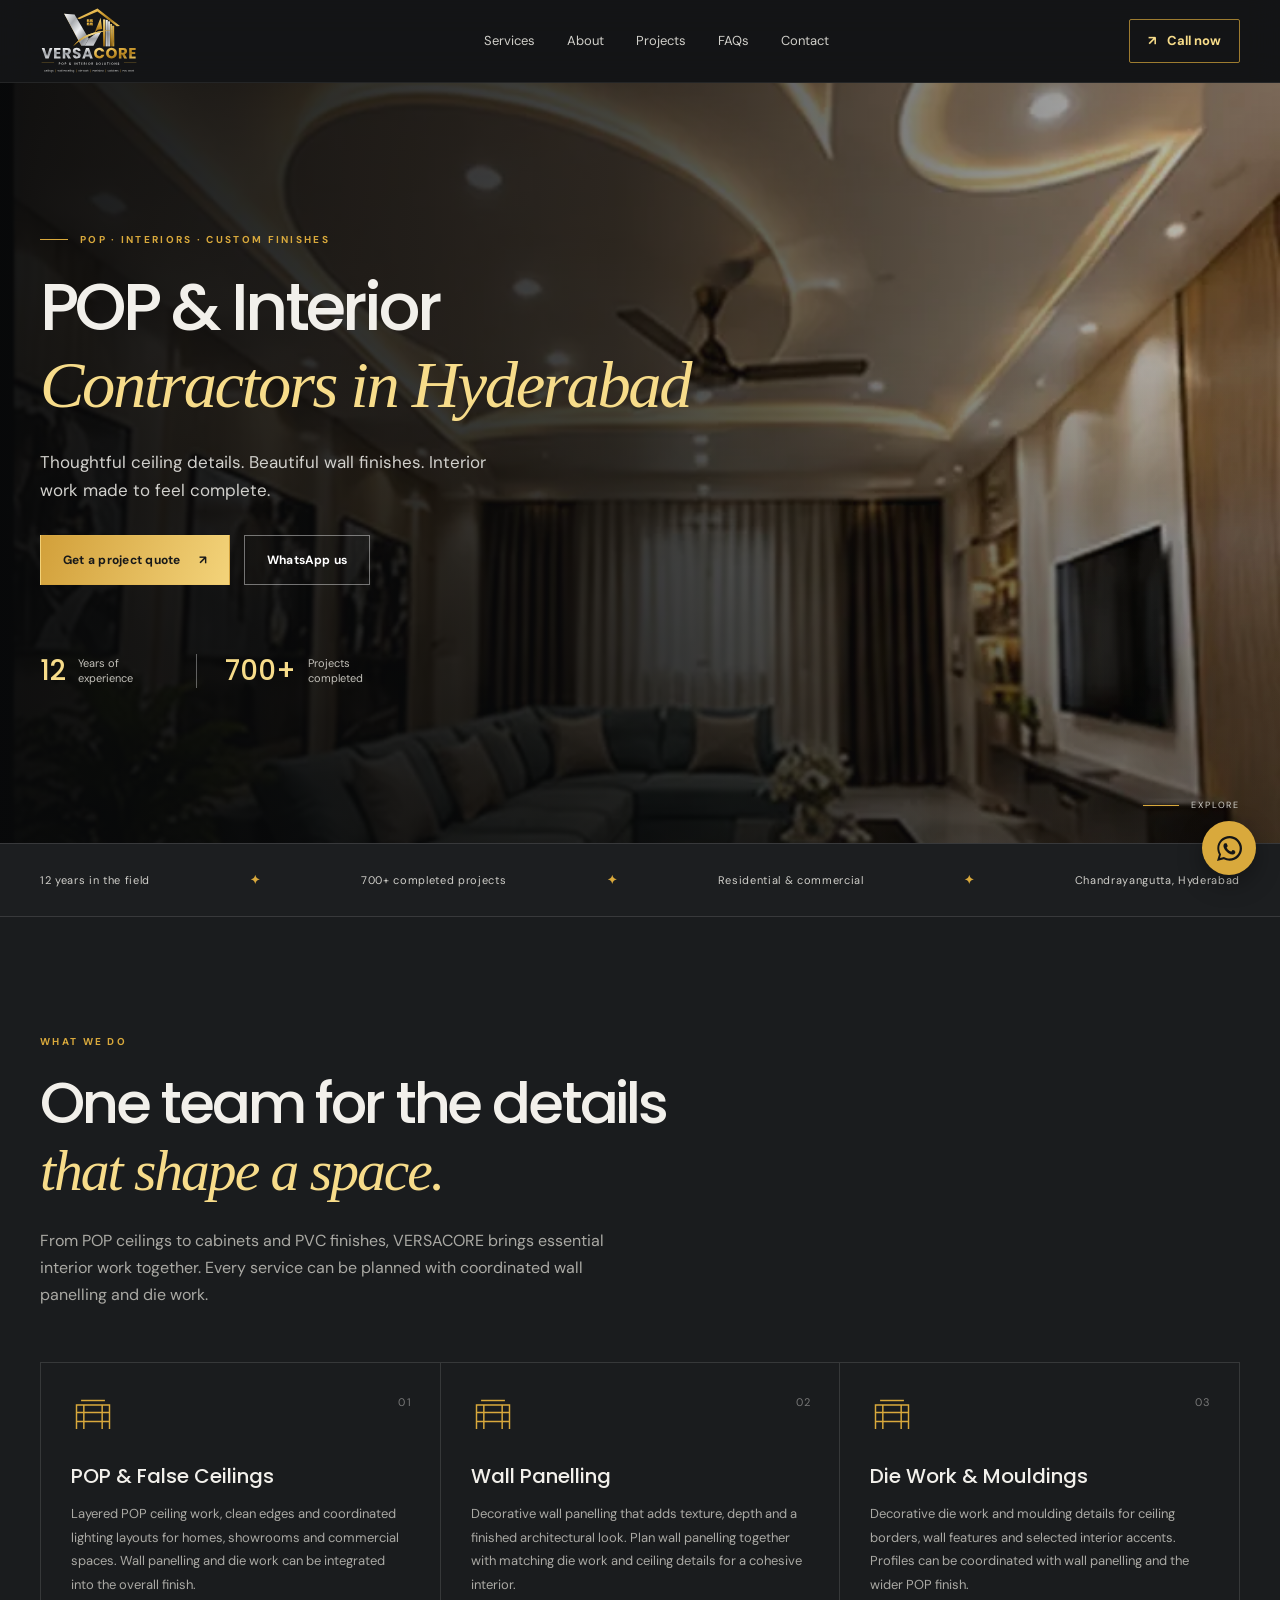
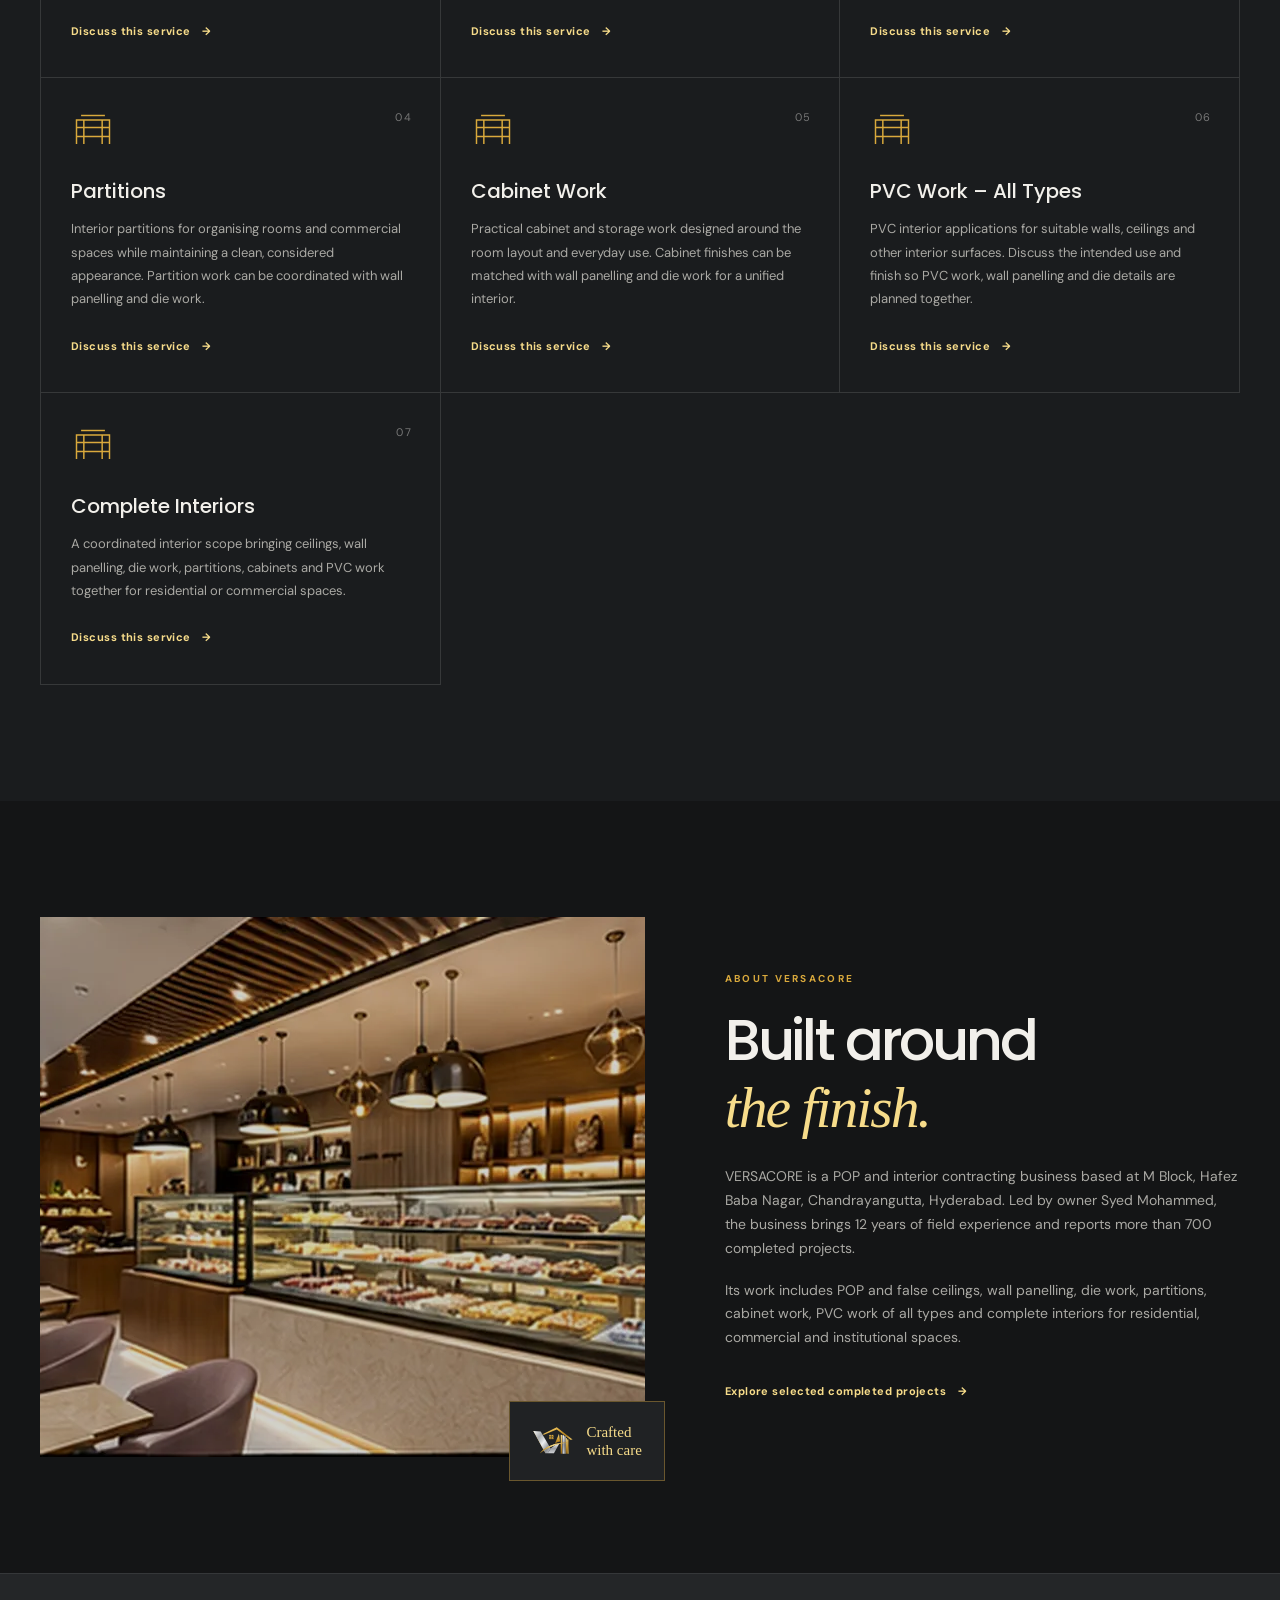
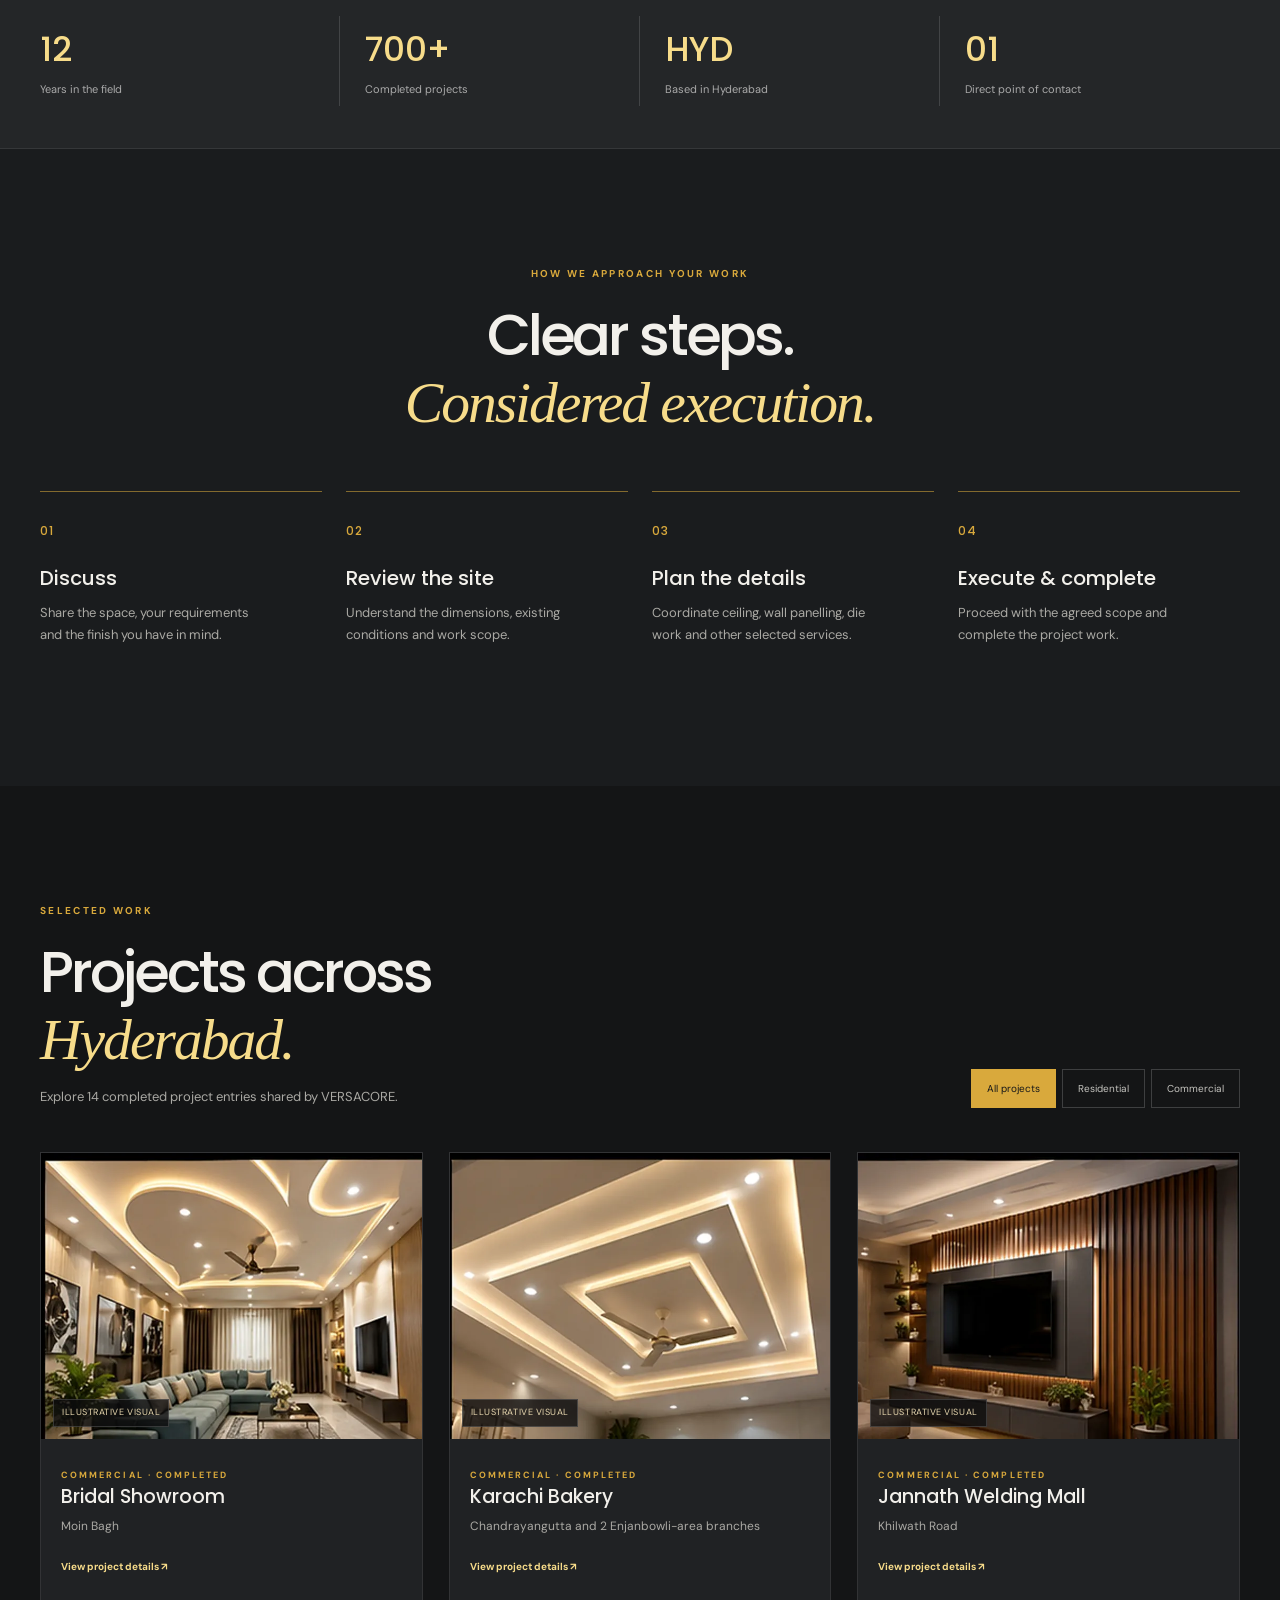
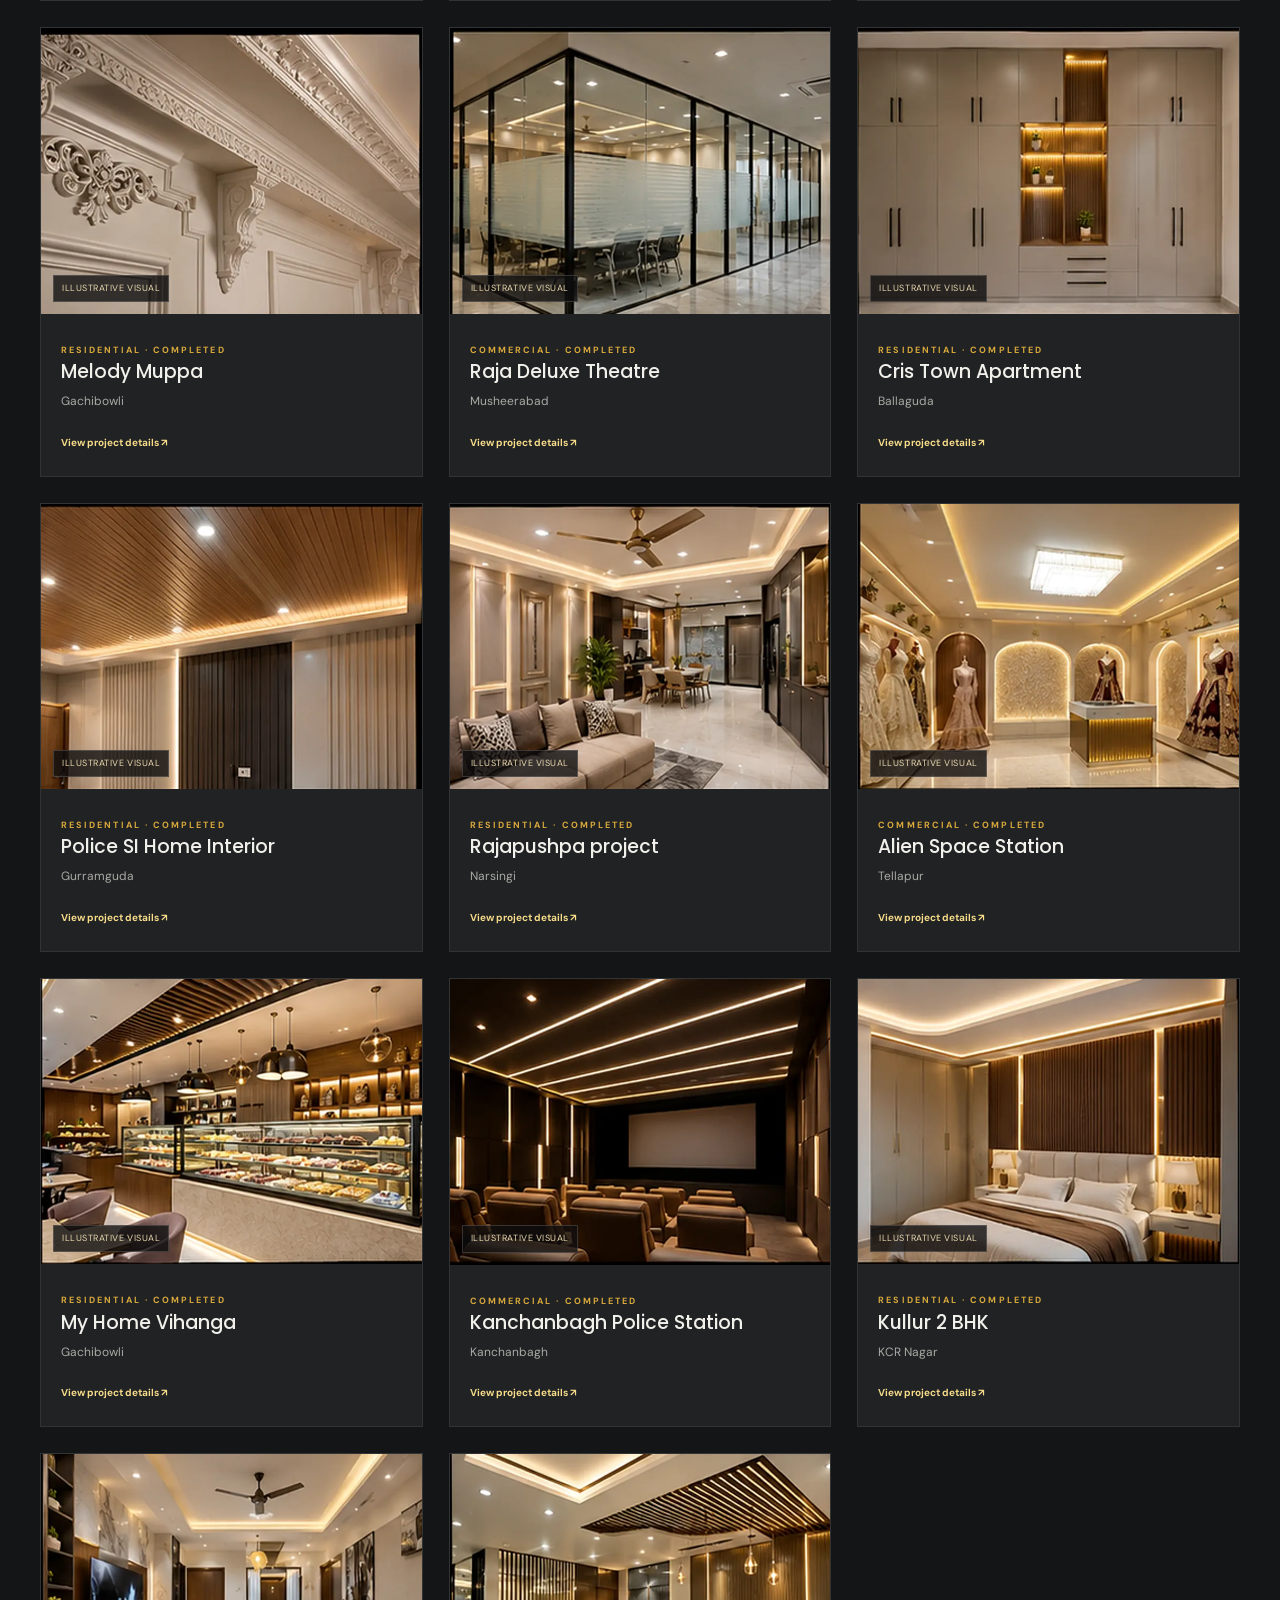
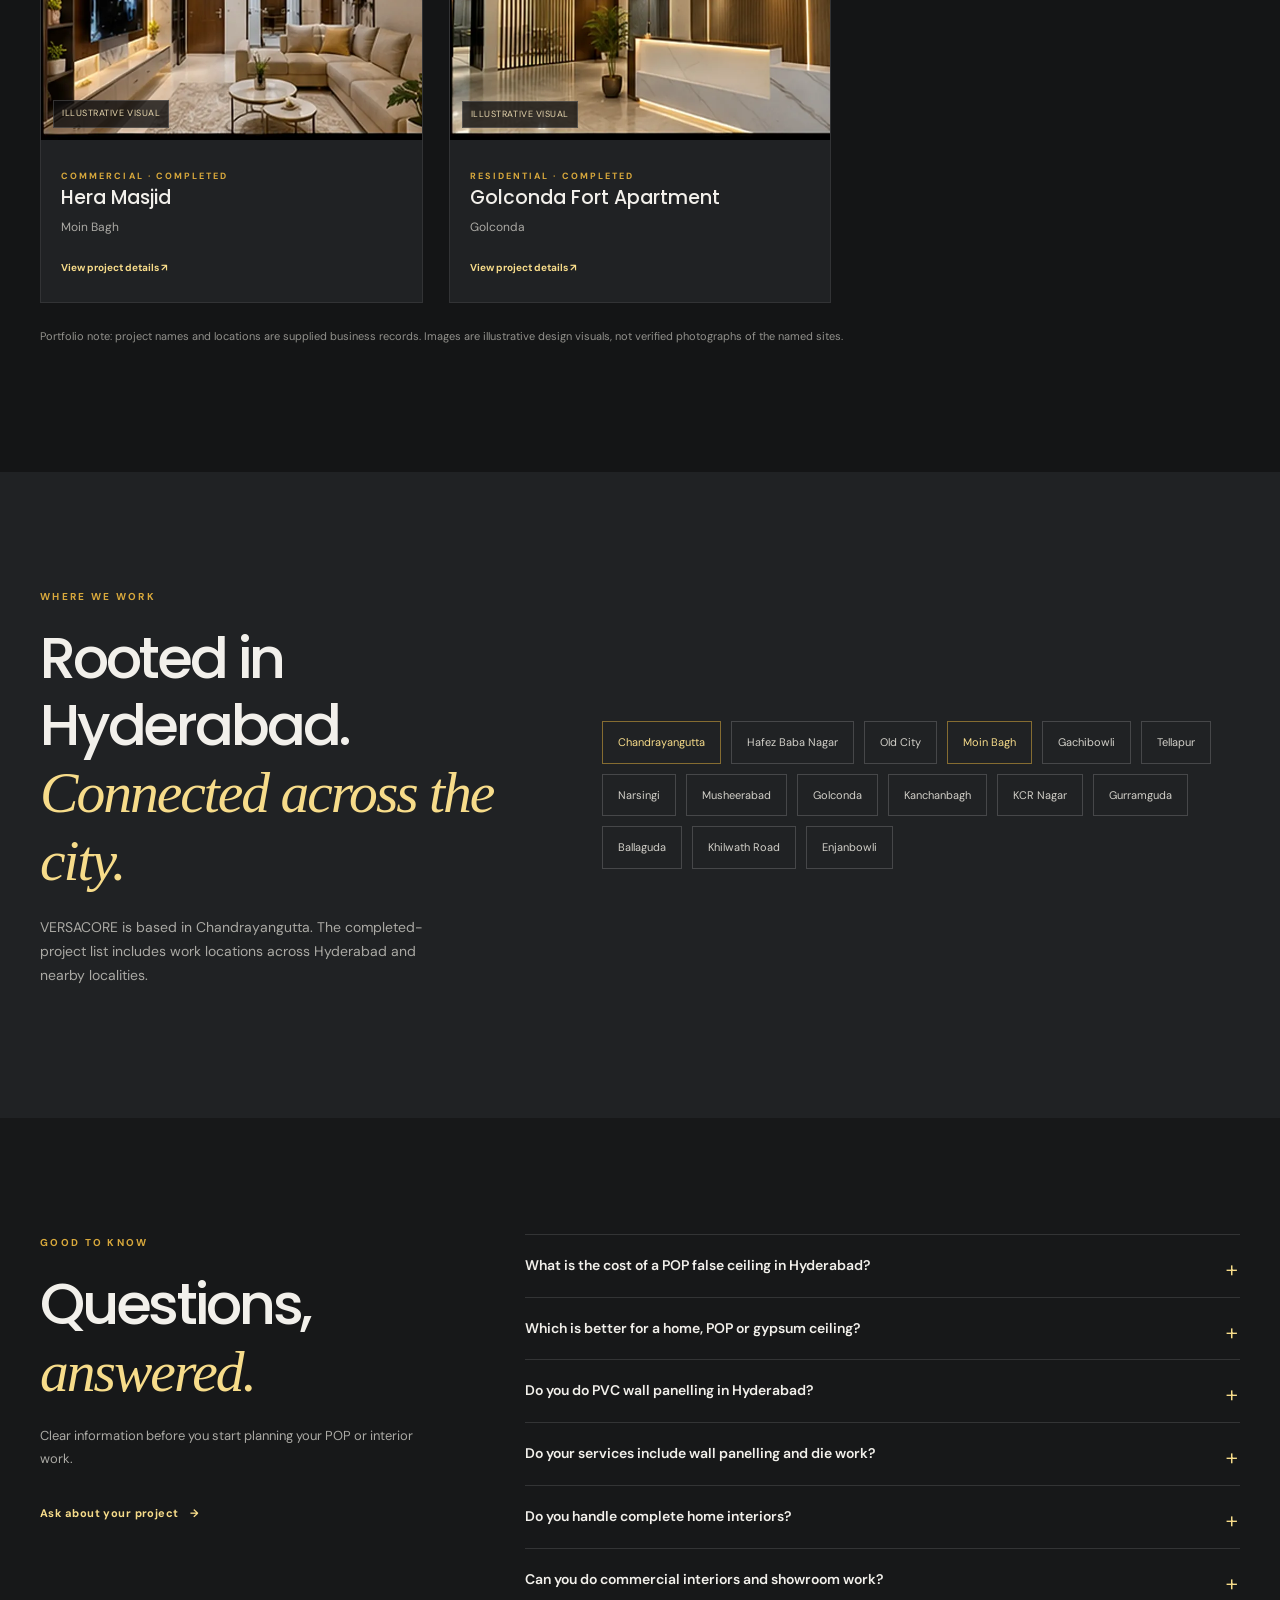
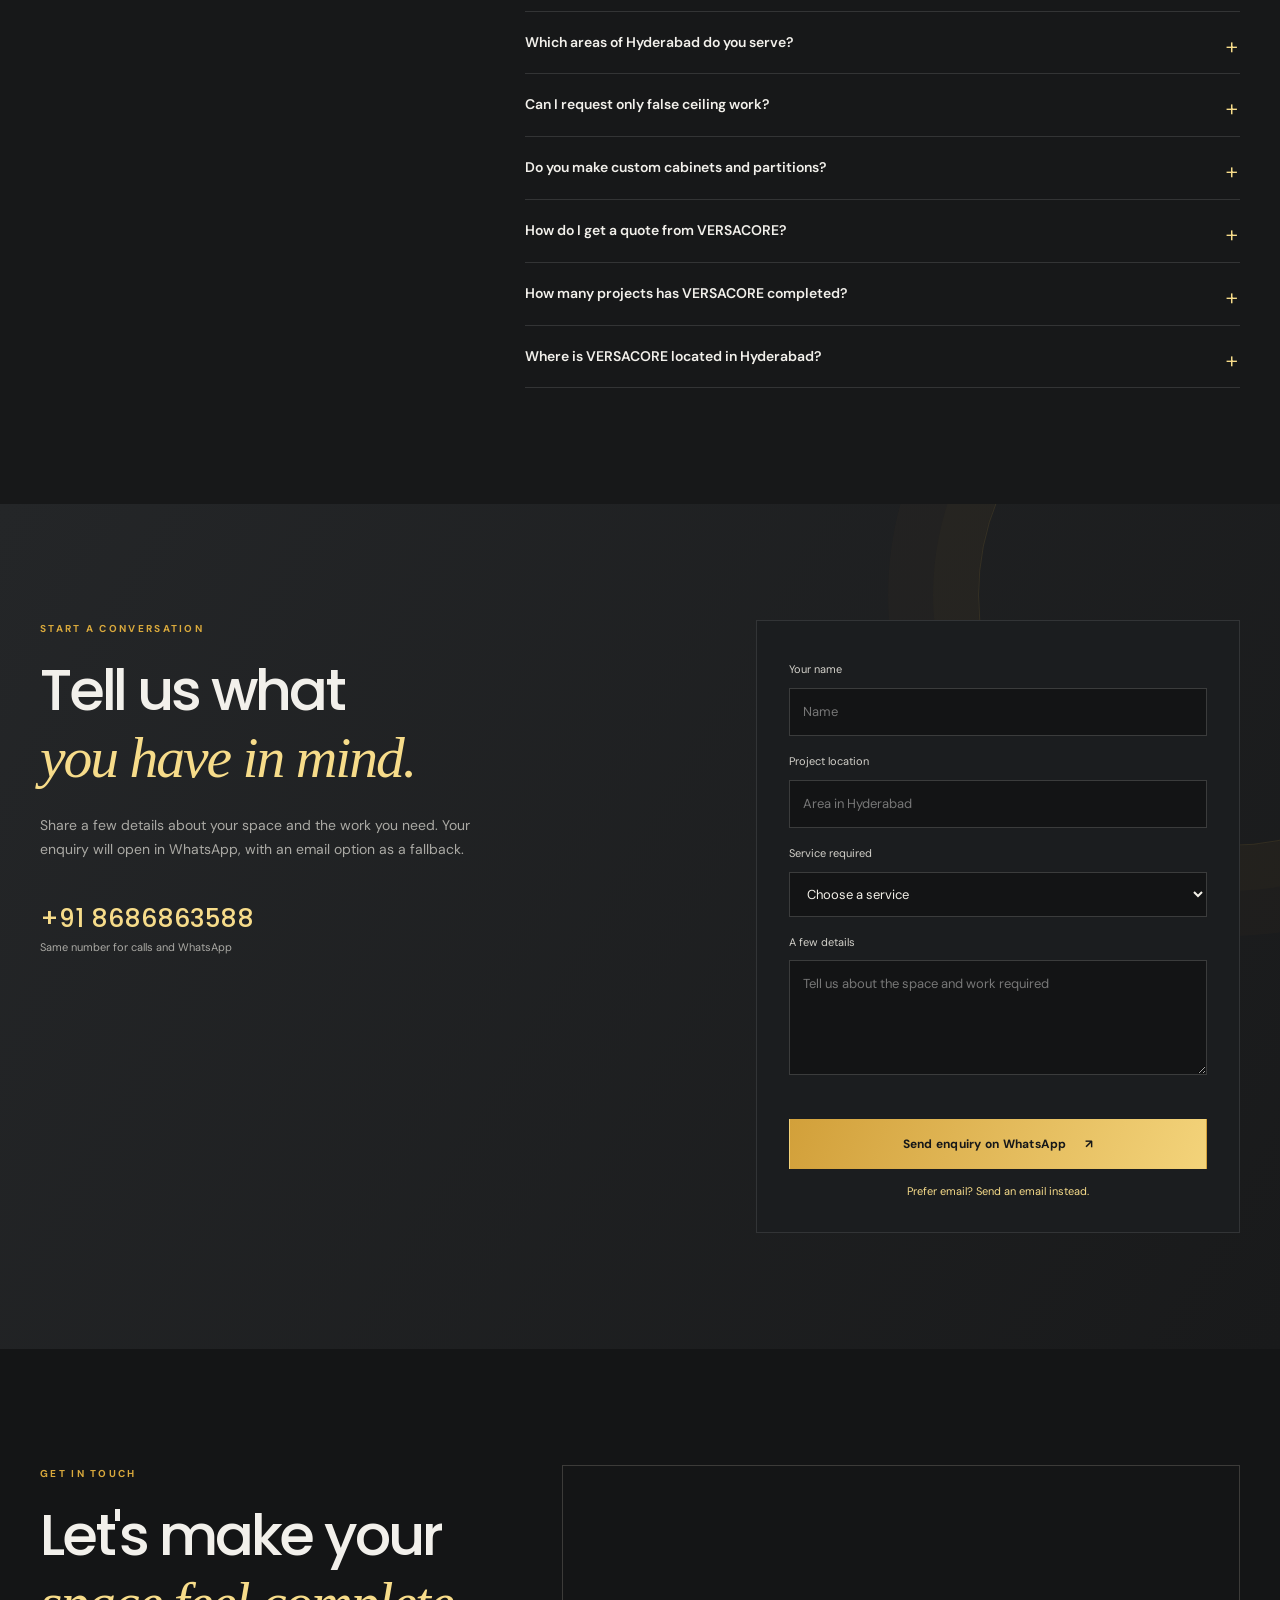
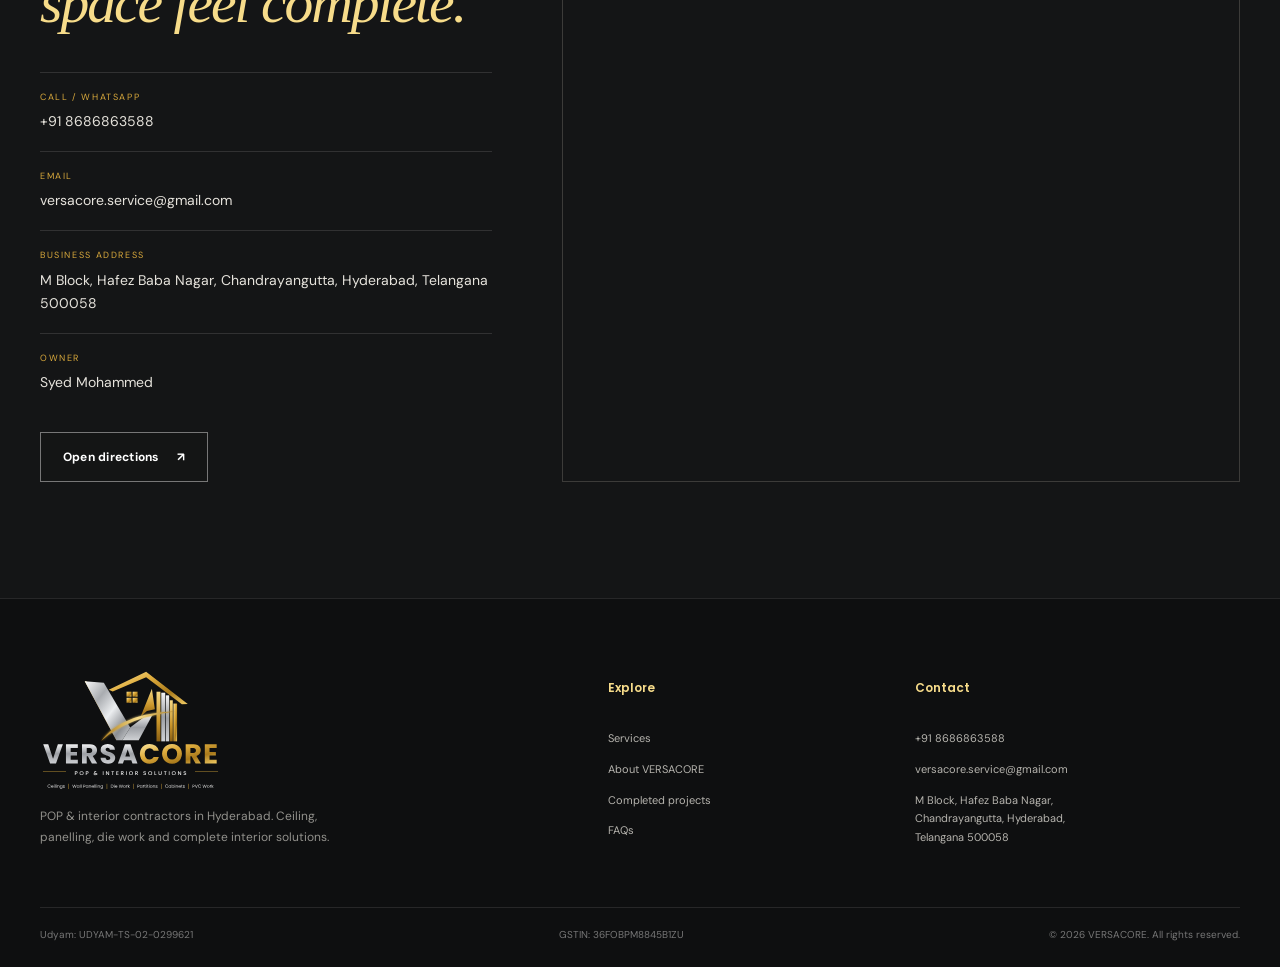
<file: index.html>
<!doctype html>
<html lang="en-IN">
<head>
<meta charset="utf-8">
<meta name="viewport" content="width=device-width, initial-scale=1">
<meta name="theme-color" content="#171819">
<meta name="robots" content="index,follow,max-image-preview:large">
<meta name="description" content="VERSACORE provides POP ceilings, wall panelling, die work and PVC interiors in Chandrayangutta, Hyderabad. 12 years' experience and 700+ completed projects.">
<meta name="keywords" content="POP ceiling Hyderabad, false ceiling contractor Hyderabad, wall panelling Hyderabad, POP interior Chandrayangutta, PVC panels Hyderabad, interior contractor Old City">
<meta name="author" content="VERSACORE">
<meta name="geo.region" content="IN-TG">
<meta name="geo.placename" content="Chandrayangutta, Hyderabad">
<link rel="canonical" href="https://versa-core.github.io/Service/">
<link rel="alternate" hreflang="en-IN" href="https://versa-core.github.io/Service/">
<link rel="manifest" href="site.webmanifest">
<link rel="icon" href="assets/svg/favicon.svg" type="image/svg+xml">
<link rel="icon" href="assets/favicons/favicon.ico" sizes="any">
<link rel="icon" href="assets/favicons/favicon-16.png" sizes="16x16" type="image/png">
<link rel="icon" href="assets/favicons/favicon-32.png" sizes="32x32" type="image/png">
<link rel="icon" href="assets/favicons/android-chrome-192.png" sizes="192x192" type="image/png">
<link rel="icon" href="assets/favicons/android-chrome-512.png" sizes="512x512" type="image/png">
<link rel="apple-touch-icon" href="assets/favicons/apple-touch-icon.png">
<link rel="preload" as="image" href="assets/images/bridal-showroom.webp" fetchpriority="high">
<link rel="preconnect" href="https://fonts.googleapis.com">
<link rel="preconnect" href="https://fonts.gstatic.com" crossorigin>
<link href="https://fonts.googleapis.com/css2?family=DM+Sans:wght@400;500;600;700&family=Poppins:wght@400;500;600;700;800&display=swap" rel="stylesheet">
<title>POP & Interior Contractors in Hyderabad | VERSACORE</title>
<meta property="og:type" content="website">
<meta property="og:title" content="POP & Interior Contractors in Hyderabad | VERSACORE">
<meta property="og:description" content="POP ceilings, wall panelling, die work, partitions, cabinets and PVC interiors in Hyderabad. 12 years' experience and 700+ completed projects.">
<meta property="og:image" content="assets/images/og-image.jpg">
<meta property="og:image:width" content="1200"><meta property="og:image:height" content="630">
<meta property="og:image:alt" content="VERSACORE POP and interior solutions brand artwork">
<meta property="og:url" content="https://versa-core.github.io/Service/">
<meta name="twitter:card" content="summary_large_image">
<meta name="twitter:title" content="POP & Interior Contractors in Hyderabad | VERSACORE">
<meta name="twitter:description" content="POP ceilings, wall panelling, die work, partitions, cabinets and PVC interiors in Hyderabad.">
<meta name="twitter:image" content="assets/images/og-image.jpg">
<meta name="twitter:image:alt" content="VERSACORE POP and interior solutions brand artwork">
<link rel="stylesheet" href="assets/css/styles.css">
<link rel="stylesheet" href="assets/css/redesign.css">
<script src="assets/js/config.js"></script>
<script defer src="assets/js/site.js"></script>
</head>
<body>
<a class="skip-link" href="#main">Skip to content</a>
<header class="site-header" id="top">
  <div class="container header-inner">
    <a class="brand" href="#top" aria-label="VERSACORE home"><img src="assets/svg/versacore-logo.svg" width="196" height="128" alt="VERSACORE POP and interior solutions logo, Hyderabad"></a>
    <button class="menu-toggle" aria-expanded="false" aria-controls="primary-nav" aria-label="Open navigation"><span></span><span></span></button>
    <nav id="primary-nav" class="primary-nav" aria-label="Main navigation">
      <a href="#services">Services</a><a href="#about">About</a><a href="#portfolio">Projects</a><a href="#faq">FAQs</a><a href="#contact">Contact</a>
    </nav>
    <a class="header-call" href="tel:+918686863588"><span aria-hidden="true">↗</span> Call now</a>
  </div>
</header>
<main id="main">
<section class="hero">
  <picture class="hero-picture">
    <source media="(max-width:768px)" srcset="assets/images/bridal-showroom.webp 720w" sizes="100vw">
    <source srcset="assets/images/bridal-showroom.webp 720w" sizes="100vw">
    <img src="assets/images/bridal-showroom.webp" width="720" height="540" fetchpriority="high" alt="Premium POP ceiling and contemporary interior with warm cove lighting in a Hyderabad home">
  </picture>
  <div class="hero-shade"></div><div class="hero-lines" aria-hidden="true"></div>
  <div class="container hero-content">
    <p class="eyebrow gold-eyebrow"><span></span> POP · INTERIORS · CUSTOM FINISHES</p>
    <h1>POP &amp; Interior<br><em>Contractors in Hyderabad</em></h1>
    <p class="hero-lede">Thoughtful ceiling details. Beautiful wall finishes. Interior work made to feel complete.</p>
    <div class="hero-actions"><a class="button button-gold" href="#quote">Get a project quote <span aria-hidden="true">↗</span></a><a class="button button-outline" href="https://wa.me/918686863588" target="_blank" rel="noopener">WhatsApp us</a></div>
    <div class="hero-proof"><div><strong>12</strong><span>Years of experience</span></div><i></i><div><strong>700+</strong><span>Projects completed</span></div></div>
  </div>
  <a class="scroll-cue" href="#services" aria-label="Scroll to services"><span></span> Explore</a>
</section>
<section class="trust-strip" aria-label="Business highlights"><div class="container trust-inner"><span>12 years in the field</span><b>✦</b><span>700+ completed projects</span><b>✦</b><span>Residential &amp; commercial</span><b>✦</b><span>Chandrayangutta, Hyderabad</span></div></section>
<section class="section services-section" id="services">
  <div class="container">
    <div class="section-heading reveal"><p class="eyebrow">WHAT WE DO</p><h2>One team for the details<br><em>that shape a space.</em></h2><p>From POP ceilings to cabinets and PVC finishes, VERSACORE brings essential interior work together. Every service can be planned with coordinated wall panelling and die work.</p></div>
    <div class="services-grid"><article class="service-card reveal" id="pop-false-ceilings"><span class="service-index">01</span><div class="service-icon" aria-hidden="true"><svg viewBox="0 0 48 48"><path d="M6 37V11h36v26M6 19h36M14 11v26M34 11v26M6 29h36" fill="none" stroke="currentColor" stroke-width="1.6"/><path d="M11 6h26" stroke="currentColor" stroke-width="1.6"/></svg></div><h3>POP & False Ceilings</h3><p>Layered POP ceiling work, clean edges and coordinated lighting layouts for homes, showrooms and commercial spaces. Wall panelling and die work can be integrated into the overall finish.</p><a href="#quote" class="text-link">Discuss this service <span aria-hidden="true">→</span></a></article>
<article class="service-card reveal" id="wall-panelling"><span class="service-index">02</span><div class="service-icon" aria-hidden="true"><svg viewBox="0 0 48 48"><path d="M6 37V11h36v26M6 19h36M14 11v26M34 11v26M6 29h36" fill="none" stroke="currentColor" stroke-width="1.6"/><path d="M11 6h26" stroke="currentColor" stroke-width="1.6"/></svg></div><h3>Wall Panelling</h3><p>Decorative wall panelling that adds texture, depth and a finished architectural look. Plan wall panelling together with matching die work and ceiling details for a cohesive interior.</p><a href="#quote" class="text-link">Discuss this service <span aria-hidden="true">→</span></a></article>
<article class="service-card reveal" id="die-work"><span class="service-index">03</span><div class="service-icon" aria-hidden="true"><svg viewBox="0 0 48 48"><path d="M6 37V11h36v26M6 19h36M14 11v26M34 11v26M6 29h36" fill="none" stroke="currentColor" stroke-width="1.6"/><path d="M11 6h26" stroke="currentColor" stroke-width="1.6"/></svg></div><h3>Die Work & Mouldings</h3><p>Decorative die work and moulding details for ceiling borders, wall features and selected interior accents. Profiles can be coordinated with wall panelling and the wider POP finish.</p><a href="#quote" class="text-link">Discuss this service <span aria-hidden="true">→</span></a></article>
<article class="service-card reveal" id="partitions"><span class="service-index">04</span><div class="service-icon" aria-hidden="true"><svg viewBox="0 0 48 48"><path d="M6 37V11h36v26M6 19h36M14 11v26M34 11v26M6 29h36" fill="none" stroke="currentColor" stroke-width="1.6"/><path d="M11 6h26" stroke="currentColor" stroke-width="1.6"/></svg></div><h3>Partitions</h3><p>Interior partitions for organising rooms and commercial spaces while maintaining a clean, considered appearance. Partition work can be coordinated with wall panelling and die work.</p><a href="#quote" class="text-link">Discuss this service <span aria-hidden="true">→</span></a></article>
<article class="service-card reveal" id="cabinet-work"><span class="service-index">05</span><div class="service-icon" aria-hidden="true"><svg viewBox="0 0 48 48"><path d="M6 37V11h36v26M6 19h36M14 11v26M34 11v26M6 29h36" fill="none" stroke="currentColor" stroke-width="1.6"/><path d="M11 6h26" stroke="currentColor" stroke-width="1.6"/></svg></div><h3>Cabinet Work</h3><p>Practical cabinet and storage work designed around the room layout and everyday use. Cabinet finishes can be matched with wall panelling and die work for a unified interior.</p><a href="#quote" class="text-link">Discuss this service <span aria-hidden="true">→</span></a></article>
<article class="service-card reveal" id="pvc-work"><span class="service-index">06</span><div class="service-icon" aria-hidden="true"><svg viewBox="0 0 48 48"><path d="M6 37V11h36v26M6 19h36M14 11v26M34 11v26M6 29h36" fill="none" stroke="currentColor" stroke-width="1.6"/><path d="M11 6h26" stroke="currentColor" stroke-width="1.6"/></svg></div><h3>PVC Work – All Types</h3><p>PVC interior applications for suitable walls, ceilings and other interior surfaces. Discuss the intended use and finish so PVC work, wall panelling and die details are planned together.</p><a href="#quote" class="text-link">Discuss this service <span aria-hidden="true">→</span></a></article>
<article class="service-card reveal" id="complete-interiors"><span class="service-index">07</span><div class="service-icon" aria-hidden="true"><svg viewBox="0 0 48 48"><path d="M6 37V11h36v26M6 19h36M14 11v26M34 11v26M6 29h36" fill="none" stroke="currentColor" stroke-width="1.6"/><path d="M11 6h26" stroke="currentColor" stroke-width="1.6"/></svg></div><h3>Complete Interiors</h3><p>A coordinated interior scope bringing ceilings, wall panelling, die work, partitions, cabinets and PVC work together for residential or commercial spaces.</p><a href="#quote" class="text-link">Discuss this service <span aria-hidden="true">→</span></a></article></div>
  </div>
</section>
<section class="about-section section" id="about">
  <div class="container about-grid">
    <div class="about-image reveal"><img src="assets/images/my-home-vihanga.webp" width="720" height="540" loading="lazy" alt="Warm contemporary interior with decorative ceiling details and wood finishes"><div class="about-stamp"><img src="assets/svg/versacore-mark.svg" width="70" height="70" alt="" aria-hidden="true"><span>Crafted<br>with care</span></div></div>
    <div class="about-copy reveal"><p class="eyebrow">ABOUT VERSACORE</p><h2>Built around<br><em>the finish.</em></h2><p>VERSACORE is a POP and interior contracting business based at M Block, Hafez Baba Nagar, Chandrayangutta, Hyderabad. Led by owner Syed Mohammed, the business brings 12 years of field experience and reports more than 700 completed projects.</p><p>Its work includes POP and false ceilings, wall panelling, die work, partitions, cabinet work, PVC work of all types and complete interiors for residential, commercial and institutional spaces.</p><a class="text-link" href="#portfolio">Explore selected completed projects <span aria-hidden="true">→</span></a></div>
  </div>
</section>
<section class="numbers-section"><div class="container numbers-grid"><div class="number-item"><strong data-count="12">12</strong><span>Years in the field</span></div><div class="number-item"><strong data-count="700">700+</strong><span>Completed projects</span></div><div class="number-item"><strong>HYD</strong><span>Based in Hyderabad</span></div><div class="number-item"><strong>01</strong><span>Direct point of contact</span></div></div></section>
<section class="section approach-section">
 <div class="container"><div class="section-heading centered reveal"><p class="eyebrow">HOW WE APPROACH YOUR WORK</p><h2>Clear steps.<br><em>Considered execution.</em></h2></div>
 <div class="steps-grid"><article class="step reveal"><span>01</span><h3>Discuss</h3><p>Share the space, your requirements and the finish you have in mind.</p></article><article class="step reveal"><span>02</span><h3>Review the site</h3><p>Understand the dimensions, existing conditions and work scope.</p></article><article class="step reveal"><span>03</span><h3>Plan the details</h3><p>Coordinate ceiling, wall panelling, die work and other selected services.</p></article><article class="step reveal"><span>04</span><h3>Execute &amp; complete</h3><p>Proceed with the agreed scope and complete the project work.</p></article></div></div>
</section>
<!-- Owner supplied spelling: "Enjanbowli"; verify with owner before changing. -->
<section class="portfolio-section section" id="portfolio">
 <div class="container"><div class="portfolio-head reveal"><div><p class="eyebrow">SELECTED WORK</p><h2>Projects across<br><em>Hyderabad.</em></h2><p>Explore 14 completed project entries shared by VERSACORE.</p></div><div class="filter-group" role="group" aria-label="Filter projects"><button class="filter-btn active" data-filter="all" aria-pressed="true">All projects</button><button class="filter-btn" data-filter="residential" aria-pressed="false">Residential</button><button class="filter-btn" data-filter="commercial" aria-pressed="false">Commercial</button></div></div>
 <div class="portfolio-grid">
      <article class="project-card reveal" data-category="commercial" data-area="moin bagh" tabindex="0" role="button" aria-label="View Bridal Showroom project details" data-project="0">
        <div class="project-image-wrap">
          <img src="assets/images/bridal-showroom.webp" srcset="assets/images/bridal-showroom-360.webp 360w, assets/images/bridal-showroom.webp 720w" sizes="(max-width:640px) 90vw, (max-width:1000px) 45vw, 30vw" width="720" height="540" loading="lazy" alt="Illustrative interior design visual for Bridal Showroom, Moin Bagh, Hyderabad">
          <span class="image-note">Illustrative visual</span>
        </div>
        <div class="project-copy"><span class="eyebrow">Commercial · Completed</span><h3>Bridal Showroom</h3><p>Moin Bagh</p><span class="project-link">View project details <span aria-hidden="true">↗</span></span></div>
      </article>

      <article class="project-card reveal" data-category="commercial" data-area="chandrayangutta and 2 enjanbowli-area branches" tabindex="0" role="button" aria-label="View Karachi Bakery project details" data-project="1">
        <div class="project-image-wrap">
          <img src="assets/images/karachi-bakery.webp" srcset="assets/images/karachi-bakery-360.webp 360w, assets/images/karachi-bakery.webp 720w" sizes="(max-width:640px) 90vw, (max-width:1000px) 45vw, 30vw" width="720" height="540" loading="lazy" alt="Illustrative interior design visual for Karachi Bakery, Chandrayangutta and 2 Enjanbowli-area branches, Hyderabad">
          <span class="image-note">Illustrative visual</span>
        </div>
        <div class="project-copy"><span class="eyebrow">Commercial · Completed</span><h3>Karachi Bakery</h3><p>Chandrayangutta and 2 Enjanbowli-area branches</p><span class="project-link">View project details <span aria-hidden="true">↗</span></span></div>
      </article>

      <article class="project-card reveal" data-category="commercial" data-area="khilwath road" tabindex="0" role="button" aria-label="View Jannath Welding Mall project details" data-project="2">
        <div class="project-image-wrap">
          <img src="assets/images/jannath-welding-mall.webp" srcset="assets/images/jannath-welding-mall-360.webp 360w, assets/images/jannath-welding-mall.webp 720w" sizes="(max-width:640px) 90vw, (max-width:1000px) 45vw, 30vw" width="720" height="540" loading="lazy" alt="Illustrative interior design visual for Jannath Welding Mall, Khilwath Road, Hyderabad">
          <span class="image-note">Illustrative visual</span>
        </div>
        <div class="project-copy"><span class="eyebrow">Commercial · Completed</span><h3>Jannath Welding Mall</h3><p>Khilwath Road</p><span class="project-link">View project details <span aria-hidden="true">↗</span></span></div>
      </article>

      <article class="project-card reveal" data-category="residential" data-area="gachibowli" tabindex="0" role="button" aria-label="View Melody Muppa project details" data-project="3">
        <div class="project-image-wrap">
          <img src="assets/images/melody-muppa.webp" srcset="assets/images/melody-muppa-360.webp 360w, assets/images/melody-muppa.webp 720w" sizes="(max-width:640px) 90vw, (max-width:1000px) 45vw, 30vw" width="720" height="540" loading="lazy" alt="Illustrative interior design visual for Melody Muppa, Gachibowli, Hyderabad">
          <span class="image-note">Illustrative visual</span>
        </div>
        <div class="project-copy"><span class="eyebrow">Residential · Completed</span><h3>Melody Muppa</h3><p>Gachibowli</p><span class="project-link">View project details <span aria-hidden="true">↗</span></span></div>
      </article>

      <article class="project-card reveal" data-category="commercial" data-area="musheerabad" tabindex="0" role="button" aria-label="View Raja Deluxe Theatre project details" data-project="4">
        <div class="project-image-wrap">
          <img src="assets/images/raja-deluxe-theatre.webp" srcset="assets/images/raja-deluxe-theatre-360.webp 360w, assets/images/raja-deluxe-theatre.webp 720w" sizes="(max-width:640px) 90vw, (max-width:1000px) 45vw, 30vw" width="720" height="540" loading="lazy" alt="Illustrative interior design visual for Raja Deluxe Theatre, Musheerabad, Hyderabad">
          <span class="image-note">Illustrative visual</span>
        </div>
        <div class="project-copy"><span class="eyebrow">Commercial · Completed</span><h3>Raja Deluxe Theatre</h3><p>Musheerabad</p><span class="project-link">View project details <span aria-hidden="true">↗</span></span></div>
      </article>

      <article class="project-card reveal" data-category="residential" data-area="ballaguda" tabindex="0" role="button" aria-label="View Cris Town Apartment project details" data-project="5">
        <div class="project-image-wrap">
          <img src="assets/images/cris-town-apartment.webp" srcset="assets/images/cris-town-apartment-360.webp 360w, assets/images/cris-town-apartment.webp 720w" sizes="(max-width:640px) 90vw, (max-width:1000px) 45vw, 30vw" width="720" height="540" loading="lazy" alt="Illustrative interior design visual for Cris Town Apartment, Ballaguda, Hyderabad">
          <span class="image-note">Illustrative visual</span>
        </div>
        <div class="project-copy"><span class="eyebrow">Residential · Completed</span><h3>Cris Town Apartment</h3><p>Ballaguda</p><span class="project-link">View project details <span aria-hidden="true">↗</span></span></div>
      </article>

      <article class="project-card reveal" data-category="residential" data-area="gurramguda" tabindex="0" role="button" aria-label="View Police SI Home Interior project details" data-project="6">
        <div class="project-image-wrap">
          <img src="assets/images/police-si-home.webp" srcset="assets/images/police-si-home-360.webp 360w, assets/images/police-si-home.webp 720w" sizes="(max-width:640px) 90vw, (max-width:1000px) 45vw, 30vw" width="720" height="540" loading="lazy" alt="Illustrative interior design visual for Police SI Home Interior, Gurramguda, Hyderabad">
          <span class="image-note">Illustrative visual</span>
        </div>
        <div class="project-copy"><span class="eyebrow">Residential · Completed</span><h3>Police SI Home Interior</h3><p>Gurramguda</p><span class="project-link">View project details <span aria-hidden="true">↗</span></span></div>
      </article>

      <article class="project-card reveal" data-category="residential" data-area="narsingi" tabindex="0" role="button" aria-label="View Rajapushpa project project details" data-project="7">
        <div class="project-image-wrap">
          <img src="assets/images/rajapushpa-project.webp" srcset="assets/images/rajapushpa-project-360.webp 360w, assets/images/rajapushpa-project.webp 720w" sizes="(max-width:640px) 90vw, (max-width:1000px) 45vw, 30vw" width="720" height="540" loading="lazy" alt="Illustrative interior design visual for Rajapushpa project, Narsingi, Hyderabad">
          <span class="image-note">Illustrative visual</span>
        </div>
        <div class="project-copy"><span class="eyebrow">Residential · Completed</span><h3>Rajapushpa project</h3><p>Narsingi</p><span class="project-link">View project details <span aria-hidden="true">↗</span></span></div>
      </article>

      <article class="project-card reveal" data-category="commercial" data-area="tellapur" tabindex="0" role="button" aria-label="View Alien Space Station project details" data-project="8">
        <div class="project-image-wrap">
          <img src="assets/images/alien-space-station.webp" srcset="assets/images/alien-space-station-360.webp 360w, assets/images/alien-space-station.webp 720w" sizes="(max-width:640px) 90vw, (max-width:1000px) 45vw, 30vw" width="720" height="540" loading="lazy" alt="Illustrative interior design visual for Alien Space Station, Tellapur, Hyderabad">
          <span class="image-note">Illustrative visual</span>
        </div>
        <div class="project-copy"><span class="eyebrow">Commercial · Completed</span><h3>Alien Space Station</h3><p>Tellapur</p><span class="project-link">View project details <span aria-hidden="true">↗</span></span></div>
      </article>

      <article class="project-card reveal" data-category="residential" data-area="gachibowli" tabindex="0" role="button" aria-label="View My Home Vihanga project details" data-project="9">
        <div class="project-image-wrap">
          <img src="assets/images/my-home-vihanga.webp" srcset="assets/images/my-home-vihanga-360.webp 360w, assets/images/my-home-vihanga.webp 720w" sizes="(max-width:640px) 90vw, (max-width:1000px) 45vw, 30vw" width="720" height="540" loading="lazy" alt="Illustrative interior design visual for My Home Vihanga, Gachibowli, Hyderabad">
          <span class="image-note">Illustrative visual</span>
        </div>
        <div class="project-copy"><span class="eyebrow">Residential · Completed</span><h3>My Home Vihanga</h3><p>Gachibowli</p><span class="project-link">View project details <span aria-hidden="true">↗</span></span></div>
      </article>

      <article class="project-card reveal" data-category="commercial" data-area="kanchanbagh" tabindex="0" role="button" aria-label="View Kanchanbagh Police Station project details" data-project="10">
        <div class="project-image-wrap">
          <img src="assets/images/kanchanbagh-police-station.webp" srcset="assets/images/kanchanbagh-police-station-360.webp 360w, assets/images/kanchanbagh-police-station.webp 720w" sizes="(max-width:640px) 90vw, (max-width:1000px) 45vw, 30vw" width="720" height="540" loading="lazy" alt="Illustrative interior design visual for Kanchanbagh Police Station, Kanchanbagh, Hyderabad">
          <span class="image-note">Illustrative visual</span>
        </div>
        <div class="project-copy"><span class="eyebrow">Commercial · Completed</span><h3>Kanchanbagh Police Station</h3><p>Kanchanbagh</p><span class="project-link">View project details <span aria-hidden="true">↗</span></span></div>
      </article>

      <article class="project-card reveal" data-category="residential" data-area="kcr nagar" tabindex="0" role="button" aria-label="View Kullur 2 BHK project details" data-project="11">
        <div class="project-image-wrap">
          <img src="assets/images/kullur-2bhk.webp" srcset="assets/images/kullur-2bhk-360.webp 360w, assets/images/kullur-2bhk.webp 720w" sizes="(max-width:640px) 90vw, (max-width:1000px) 45vw, 30vw" width="720" height="540" loading="lazy" alt="Illustrative interior design visual for Kullur 2 BHK, KCR Nagar, Hyderabad">
          <span class="image-note">Illustrative visual</span>
        </div>
        <div class="project-copy"><span class="eyebrow">Residential · Completed</span><h3>Kullur 2 BHK</h3><p>KCR Nagar</p><span class="project-link">View project details <span aria-hidden="true">↗</span></span></div>
      </article>

      <article class="project-card reveal" data-category="commercial" data-area="moin bagh" tabindex="0" role="button" aria-label="View Hera Masjid project details" data-project="12">
        <div class="project-image-wrap">
          <img src="assets/images/hera-masjid.webp" srcset="assets/images/hera-masjid-360.webp 360w, assets/images/hera-masjid.webp 720w" sizes="(max-width:640px) 90vw, (max-width:1000px) 45vw, 30vw" width="720" height="540" loading="lazy" alt="Illustrative interior design visual for Hera Masjid, Moin Bagh, Hyderabad">
          <span class="image-note">Illustrative visual</span>
        </div>
        <div class="project-copy"><span class="eyebrow">Commercial · Completed</span><h3>Hera Masjid</h3><p>Moin Bagh</p><span class="project-link">View project details <span aria-hidden="true">↗</span></span></div>
      </article>

      <article class="project-card reveal" data-category="residential" data-area="golconda" tabindex="0" role="button" aria-label="View Golconda Fort Apartment project details" data-project="13">
        <div class="project-image-wrap">
          <img src="assets/images/golconda-fort-apartment.webp" srcset="assets/images/golconda-fort-apartment-360.webp 360w, assets/images/golconda-fort-apartment.webp 720w" sizes="(max-width:640px) 90vw, (max-width:1000px) 45vw, 30vw" width="720" height="540" loading="lazy" alt="Illustrative interior design visual for Golconda Fort Apartment, Golconda, Hyderabad">
          <span class="image-note">Illustrative visual</span>
        </div>
        <div class="project-copy"><span class="eyebrow">Residential · Completed</span><h3>Golconda Fort Apartment</h3><p>Golconda</p><span class="project-link">View project details <span aria-hidden="true">↗</span></span></div>
      </article></div>
 <p class="portfolio-disclaimer">Portfolio note: project names and locations are supplied business records. Images are illustrative design visuals, not verified photographs of the named sites.</p>
 </div>
</section>
<section class="areas-section section"><div class="container areas-grid"><div class="areas-copy reveal"><p class="eyebrow">WHERE WE WORK</p><h2>Rooted in Hyderabad.<br><em>Connected across the city.</em></h2><p>VERSACORE is based in Chandrayangutta. The completed-project list includes work locations across Hyderabad and nearby localities.</p></div><div class="area-cloud reveal"><span class="area-pill">Chandrayangutta</span><span class="area-pill">Hafez Baba Nagar</span><span class="area-pill">Old City</span><span class="area-pill">Moin Bagh</span><span class="area-pill">Gachibowli</span><span class="area-pill">Tellapur</span><span class="area-pill">Narsingi</span><span class="area-pill">Musheerabad</span><span class="area-pill">Golconda</span><span class="area-pill">Kanchanbagh</span><span class="area-pill">KCR Nagar</span><span class="area-pill">Gurramguda</span><span class="area-pill">Ballaguda</span><span class="area-pill">Khilwath Road</span><span class="area-pill">Enjanbowli</span></div></div></section>
<section class="faq-section section" id="faq"><div class="container faq-layout"><div class="faq-intro reveal"><p class="eyebrow">GOOD TO KNOW</p><h2>Questions, <em>answered.</em></h2><p>Clear information before you start planning your POP or interior work.</p><a class="text-link" href="#quote">Ask about your project <span aria-hidden="true">→</span></a></div><div class="faq-list reveal"><details class="faq-item"><summary>What is the cost of a POP false ceiling in Hyderabad?</summary><p>The cost depends on the ceiling area, design complexity, levels, lighting cut-outs, material selection and site conditions. VERSACORE discusses the scope before preparing a quote. Share your location and requirements to arrange a site discussion and receive a project-specific estimate.</p></details>
<details class="faq-item"><summary>Which is better for a home, POP or gypsum ceiling?</summary><p>POP allows on-site shaping and decorative detailing, while gypsum boards offer a board-based system with a consistent factory finish. The right choice depends on the design, site conditions, finish expectations and installation requirements. VERSACORE can discuss suitable options after understanding your room and design.</p></details>
<details class="faq-item"><summary>Do you do PVC wall panelling in Hyderabad?</summary><p>VERSACORE undertakes PVC work of different types as part of its POP and interior services. The suitable panel, profile and installation approach depend on the surface, intended use and finish you want. Contact the team with a photo or brief description to discuss your requirement.</p></details>
<details class="faq-item"><summary>Do your services include wall panelling and die work?</summary><p>Yes. VERSACORE plans wall panelling and die work as part of the overall interior scope across its service offerings. The exact detailing depends on the selected design and the space. Discuss the ceiling, wall and joinery requirements together so the finishes can be coordinated.</p></details>
<details class="faq-item"><summary>Do you handle complete home interiors?</summary><p>VERSACORE undertakes complete interior work, including POP and false ceilings, wall panelling, die work, partitions, cabinet work and PVC work. The work scope is discussed around the property and the customer&#x27;s requirements. Contact the team to explain the rooms and work you want completed in your property.</p></details>
<details class="faq-item"><summary>Can you do commercial interiors and showroom work?</summary><p>VERSACORE&#x27;s completed-project list includes commercial and institutional locations as well as residential interiors. The team can discuss ceiling, panelling, die work, partitions, cabinets and PVC requirements for a commercial space. Share the site location and scope to begin a project discussion.</p></details>
<details class="faq-item"><summary>Which areas of Hyderabad do you serve?</summary><p>VERSACORE is based at M Block, Hafez Baba Nagar, Chandrayangutta, Hyderabad. Completed projects listed include Moin Bagh, Gachibowli, Tellapur, Narsingi, Musheerabad, Kanchanbagh, KCR Nagar and Golconda. Contact the VERSACORE team to confirm whether your site location can be covered and discuss your work.</p></details>
<details class="faq-item"><summary>Can I request only false ceiling work?</summary><p>You can contact VERSACORE to discuss a standalone POP or false-ceiling requirement. The team will need to understand the room size, ceiling condition, preferred design and any lighting coordination. Related wall panelling and die work can also be discussed if you want a coordinated finish.</p></details>
<details class="faq-item"><summary>Do you make custom cabinets and partitions?</summary><p>Cabinet work and partitions are included in VERSACORE&#x27;s stated service range. The layout, storage needs, material choice and available space influence the suitable solution. Share a brief or site photographs so the team can understand the requirement and discuss the next steps with you.</p></details>
<details class="faq-item"><summary>How do I get a quote from VERSACORE?</summary><p>Call or WhatsApp +91 8686863588, or email versacore.service@gmail.com. You can use the enquiry form on this page to prepare a message with your name, location and work requirement. VERSACORE can then discuss the scope and arrange the next step for your project.</p></details>
<details class="faq-item"><summary>How many projects has VERSACORE completed?</summary><p>VERSACORE reports more than 700 completed projects and 12 years of experience in POP and interior work. Its published project list includes residential, commercial and institutional locations across Hyderabad. The portfolio on this page names selected completed projects and their supplied locations.</p></details>
<details class="faq-item"><summary>Where is VERSACORE located in Hyderabad?</summary><p>VERSACORE is located at M Block, Hafez Baba Nagar, Chandrayangutta, Hyderabad, Telangana 500058. For directions or to discuss a project visit, call or WhatsApp +91 8686863588. You can also email versacore.service@gmail.com with your location and requirement for a site discussion.</p></details></div></div></section>
<section class="quote-section section" id="quote"><div class="container quote-grid"><div class="quote-copy reveal"><p class="eyebrow">START A CONVERSATION</p><h2>Tell us what<br><em>you have in mind.</em></h2><p>Share a few details about your space and the work you need. Your enquiry will open in WhatsApp, with an email option as a fallback.</p><div class="quote-contact"><a href="tel:+918686863588">+91 8686863588</a><span>Same number for calls and WhatsApp</span></div></div><form id="quote-form" class="quote-form reveal" novalidate><label for="q-name">Your name</label><input id="q-name" name="name" autocomplete="name" required maxlength="80" placeholder="Name"><label for="q-location">Project location</label><input id="q-location" name="location" required maxlength="120" placeholder="Area in Hyderabad"><label for="q-service">Service required</label><select id="q-service" name="service" required><option value="">Choose a service</option><option>POP / false ceiling</option><option>Wall panelling and die work</option><option>Partitions</option><option>Cabinet work</option><option>PVC work</option><option>Complete interiors</option><option>Multiple services</option></select><label for="q-details">A few details</label><textarea id="q-details" name="details" rows="4" maxlength="700" placeholder="Tell us about the space and work required"></textarea><p class="form-error" id="form-error" role="alert" aria-live="polite"></p><button class="button button-gold" type="submit">Send enquiry on WhatsApp <span aria-hidden="true">↗</span></button><a class="email-fallback" id="email-fallback" href="mailto:versacore.service@gmail.com">Prefer email? Send an email instead.</a></form></div></section>
<section class="contact-section section" id="contact"><div class="container contact-grid"><div class="contact-info reveal"><p class="eyebrow">GET IN TOUCH</p><h2>Let's make your<br><em>space feel complete.</em></h2><div class="contact-line"><span>CALL / WHATSAPP</span><a href="tel:+918686863588">+91 8686863588</a></div><div class="contact-line"><span>EMAIL</span><a href="mailto:versacore.service@gmail.com">versacore.service@gmail.com</a></div><div class="contact-line"><span>BUSINESS ADDRESS</span><p>M Block, Hafez Baba Nagar, Chandrayangutta, Hyderabad, Telangana 500058</p></div><div class="contact-line"><span>OWNER</span><p>Syed Mohammed</p></div><a class="button button-outline" href="https://www.google.com/maps/search/?api=1&query=M+Block%2C+Hafez+Baba+Nagar%2C+Chandrayangutta%2C+Hyderabad%2C+Telangana+500058" target="_blank" rel="noopener">Open directions <span aria-hidden="true">↗</span></a></div><div class="map-wrap reveal"><iframe title="Map showing VERSACORE business address in Hafez Baba Nagar, Chandrayangutta, Hyderabad" src="https://www.google.com/maps?q=M%20Block%2C%20Hafez%20Baba%20Nagar%2C%20Chandrayangutta%2C%20Hyderabad%2C%20Telangana%20500058&output=embed" loading="lazy" referrerpolicy="no-referrer-when-downgrade" allowfullscreen></iframe></div></div></section>
</main>
<footer class="site-footer"><div class="container footer-main"><div class="footer-brand"><img src="assets/svg/versacore-logo.svg" width="210" height="138" loading="lazy" alt="VERSACORE POP and interior solutions logo"><p>POP &amp; interior contractors in Hyderabad. Ceiling, panelling, die work and complete interior solutions.</p></div><div><h2>Explore</h2><a href="#services">Services</a><a href="#about">About VERSACORE</a><a href="#portfolio">Completed projects</a><a href="#faq">FAQs</a></div><div><h2>Contact</h2><a href="tel:+918686863588">+91 8686863588</a><a href="mailto:versacore.service@gmail.com">versacore.service@gmail.com</a><span>M Block, Hafez Baba Nagar,<br>Chandrayangutta, Hyderabad,<br>Telangana 500058</span></div></div><div class="container legal-strip"><p>Udyam: UDYAM-TS-02-0299621</p><p>GSTIN: 36FOBPM8845B1ZU</p><p>© <span id="year">2026</span> VERSACORE. All rights reserved.</p></div></footer>
<a class="floating-wa" href="https://wa.me/918686863588" target="_blank" rel="noopener" aria-label="Chat with VERSACORE on WhatsApp"><svg viewBox="0 0 24 24" aria-hidden="true"><path d="M20.5 3.5A11.8 11.8 0 0 0 12.1 0C5.6 0 .3 5.3.3 11.8c0 2.1.6 4.1 1.6 5.9L0 24l6.5-1.7a11.8 11.8 0 0 0 5.6 1.4h.1c6.5 0 11.8-5.3 11.8-11.8 0-3.2-1.2-6.1-3.5-8.4ZM12.1 21.7c-1.8 0-3.5-.5-5-1.4l-.4-.2-3.8 1 1-3.7-.3-.4a9.8 9.8 0 1 1 8.5 4.7Zm5.4-7.3c-.3-.1-1.7-.8-2-.9-.3-.1-.5-.1-.7.2-.2.3-.7.9-.9 1.1-.2.2-.3.2-.6.1-.3-.1-1.2-.4-2.3-1.4-.9-.8-1.4-1.7-1.6-2-.2-.3 0-.4.1-.6l.4-.5c.1-.2.2-.3.3-.5.1-.2 0-.4 0-.5l-.9-2.1c-.2-.5-.5-.4-.7-.4h-.6c-.2 0-.5.1-.8.4-.3.3-1 1-1 2.4s1 2.8 1.1 3c.1.2 2 3.1 4.8 4.3.7.3 1.2.5 1.6.6.7.2 1.3.2 1.8.1.6-.1 1.7-.7 1.9-1.4.2-.7.2-1.3.1-1.4-.1-.1-.3-.2-.6-.3Z"/></svg></a>
<div class="mobile-action-bar"><a href="tel:+918686863588">Call</a><a href="https://wa.me/918686863588" target="_blank" rel="noopener">WhatsApp</a><a href="#quote">Get quote</a></div>
<div class="modal" id="project-modal" aria-hidden="true"><div class="modal-backdrop" data-close-modal></div><div class="modal-dialog" role="dialog" aria-modal="true" aria-labelledby="modal-title"><button class="modal-close" aria-label="Close project details" data-close-modal>×</button><p class="eyebrow">COMPLETED PROJECT</p><h2 id="modal-title"></h2><p id="modal-area"></p><p id="modal-desc"></p><span class="image-note modal-note">Illustrative visual — not a site photograph</span><a class="button button-gold" href="#quote" data-close-modal>Discuss similar work</a></div></div>
<script id="project-data" type="application/json">[{"title": "Bridal Showroom", "area": "Moin Bagh", "category": "Commercial", "description": "Showroom interior visual with decorative ceiling detailing and display lighting."}, {"title": "Karachi Bakery", "area": "Chandrayangutta and 2 Enjanbowli-area branches", "category": "Commercial", "description": "Bakery interior visual with illuminated display counters and warm ceiling lighting."}, {"title": "Jannath Welding Mall", "area": "Khilwath Road", "category": "Commercial", "description": "Commercial interior visual with structured ceiling and contemporary wall finishes."}, {"title": "Melody Muppa", "area": "Gachibowli", "category": "Residential", "description": "Interior visual with custom wall panelling and integrated lighting."}, {"title": "Raja Deluxe Theatre", "area": "Musheerabad", "category": "Commercial", "description": "Theatre-style interior visual with layered ceiling lighting."}, {"title": "Cris Town Apartment", "area": "Ballaguda", "category": "Residential", "description": "Apartment living room visual with POP ceiling and cove lighting."}, {"title": "Police SI Home Interior", "area": "Gurramguda", "category": "Residential", "description": "Home interior visual with custom storage and warm neutral finishes."}, {"title": "Rajapushpa project", "area": "Narsingi", "category": "Residential", "description": "Contemporary residential interior visual with ceiling and wall details."}, {"title": "Alien Space Station", "area": "Tellapur", "category": "Commercial", "description": "Modern commercial interior visual with linear lighting and clean finishes."}, {"title": "My Home Vihanga", "area": "Gachibowli", "category": "Residential", "description": "Apartment interior visual with layered ceiling and wood accents."}, {"title": "Kanchanbagh Police Station", "area": "Kanchanbagh", "category": "Commercial", "description": "Institutional interior visual with clean ceiling and partition details."}, {"title": "Kullur 2 BHK", "area": "KCR Nagar", "category": "Residential", "description": "Two-bedroom home interior visual with practical cabinetry and lighting."}, {"title": "Hera Masjid", "area": "Moin Bagh", "category": "Commercial", "description": "Interior architectural visual with decorative ceiling and moulding detail."}, {"title": "Golconda Fort Apartment", "area": "Golconda", "category": "Residential", "description": "Apartment interior visual with POP ceiling and coordinated wall finishes."}]</script>
</body></html>
</file>
<file: assets/css/styles.css>
/* VERSACORE — dark architectural luxury system */
:root{--bg:#171819;--bg2:#1d1f21;--panel:#222426;--line:rgba(255,255,255,.12);--gold:#d9a93c;--gold2:#f7dc8a;--silver:#c9ccd0;--text:#f2f0eb;--muted:#aaa9a4;--serif:Georgia,"Times New Roman",serif;--sans:"DM Sans",Arial,sans-serif;--display:"Poppins",Arial,sans-serif;--max:1200px}
*{box-sizing:border-box}html{scroll-behavior:smooth;scroll-padding-top:90px}body{margin:0;background:var(--bg);color:var(--text);font-family:var(--sans);font-size:16px;line-height:1.7;overflow-x:hidden}img{max-width:100%;display:block}a{color:inherit;text-decoration:none}button,input,select,textarea{font:inherit}.container{width:min(var(--max),calc(100% - 48px));margin-inline:auto}.skip-link{position:absolute;left:12px;top:-60px;background:var(--gold);color:#111;padding:10px 16px;z-index:1000}.skip-link:focus{top:12px}.site-header{position:sticky;top:0;z-index:50;background:rgba(20,21,22,.92);backdrop-filter:blur(16px);border-bottom:1px solid rgba(255,255,255,.07)}.header-inner{height:82px;display:flex;align-items:center;justify-content:space-between;gap:28px}.brand{width:144px;overflow:hidden}.brand img{width:100%;height:68px;object-fit:contain;object-position:left center}.primary-nav{display:flex;align-items:center;gap:32px}.primary-nav a{font-size:13px;color:#d0cfca;transition:color .2s}.primary-nav a:hover,.primary-nav a:focus-visible{color:var(--gold2)}.header-call{border:1px solid rgba(217,169,60,.7);padding:10px 18px;border-radius:2px;color:var(--gold2);font-size:13px;font-weight:700}.header-call span{margin-right:8px}.menu-toggle{display:none;background:none;border:0;color:white}.hero{min-height:min(780px,calc(100svh - 82px));position:relative;display:flex;align-items:center;overflow:hidden;background:#111}.hero-picture,.hero-picture img,.hero-shade{position:absolute;inset:0;width:100%;height:100%}.hero-picture img{object-fit:cover;object-position:center}.hero-shade{background:linear-gradient(90deg,rgba(11,12,13,.94) 0%,rgba(11,12,13,.76) 43%,rgba(11,12,13,.1) 100%),linear-gradient(0deg,rgba(11,12,13,.45),transparent 45%)}.hero-lines{position:absolute;width:560px;height:560px;border:1px solid rgba(217,169,60,.22);border-radius:50%;right:-120px;top:8%;box-shadow:0 0 0 35px rgba(217,169,60,.035),0 0 0 80px rgba(217,169,60,.025)}.hero-content{position:relative;z-index:2;padding-block:110px 100px}.eyebrow{font-size:10px;letter-spacing:.23em;text-transform:uppercase;color:var(--gold);font-weight:700;margin:0 0 20px}.gold-eyebrow{display:flex;align-items:center;gap:12px}.gold-eyebrow span{width:28px;height:1px;background:var(--gold)}h1,h2,h3{font-family:var(--display);line-height:1.16;margin:0;font-weight:500}h1{font-size:clamp(40px,5.2vw,70px);letter-spacing:-.055em;max-width:760px}h1 em,h2 em{font-family:var(--serif);font-weight:400;color:var(--gold2);letter-spacing:-.035em}.hero-lede{max-width:510px;color:#d1d0cc;font-size:17px;margin:24px 0 30px}.hero-actions{display:flex;gap:14px;flex-wrap:wrap}.button{min-height:50px;display:inline-flex;align-items:center;justify-content:center;gap:18px;padding:0 22px;font-size:12px;font-weight:700;letter-spacing:.02em;border:1px solid transparent;transition:transform .25s,background .25s,border-color .25s}.button:hover{transform:translateY(-2px)}.button-gold{background:linear-gradient(110deg,#d2a03a,#f3d37a);color:#171819}.button-outline{border-color:rgba(255,255,255,.42);color:#fff;background:rgba(20,20,20,.16)}.button-outline:hover{border-color:var(--gold2);color:var(--gold2)}.hero-proof{display:flex;align-items:center;gap:28px;margin-top:62px}.hero-proof div{display:flex;align-items:center;gap:12px}.hero-proof strong{font-family:var(--display);font-size:28px;color:var(--gold2);font-weight:500}.hero-proof span{font-size:11px;line-height:1.35;color:#c3c1ba;max-width:90px}.hero-proof i{height:34px;width:1px;background:rgba(255,255,255,.35)}.scroll-cue{position:absolute;bottom:30px;right:max(24px,calc((100vw - var(--max))/2));font-size:9px;letter-spacing:.2em;text-transform:uppercase;color:#d0cec8;display:flex;align-items:center;gap:12px}.scroll-cue span{height:1px;width:36px;background:var(--gold)}.trust-strip{border-block:1px solid var(--line);background:#1c1e20}.trust-inner{min-height:72px;display:flex;align-items:center;justify-content:space-between;gap:20px;color:#d0cfca;font-size:11px;letter-spacing:.06em}.trust-inner b{color:var(--gold);font-size:12px}.section{padding:116px 0}.section-heading{max-width:660px;margin-bottom:54px}.section-heading h2,.portfolio-head h2,.about-copy h2,.areas-copy h2,.faq-intro h2,.quote-copy h2,.contact-info h2{font-size:clamp(36px,4.5vw,58px);letter-spacing:-.055em}.section-heading>p:last-child{max-width:570px;color:var(--muted);margin:22px 0 0}.services-section{background:#1a1c1e}.services-grid{display:grid;grid-template-columns:repeat(3,1fr);border-top:1px solid var(--line);border-left:1px solid var(--line)}.service-card{position:relative;padding:32px 30px 34px;border-right:1px solid var(--line);border-bottom:1px solid var(--line);min-height:290px;transition:background .25s}.service-card:hover{background:#232527}.service-index{position:absolute;right:28px;top:30px;color:#777;font-size:11px;letter-spacing:.1em}.service-icon{width:44px;height:44px;color:var(--gold);margin-bottom:26px}.service-icon svg{width:100%;height:100%}.service-card h3{font-size:20px;margin-bottom:14px}.service-card p{font-size:13px;color:var(--muted);line-height:1.8;margin:0 0 20px}.text-link{font-size:11px;color:var(--gold2);font-weight:700;letter-spacing:.04em}.text-link span{margin-left:8px}.about-section{background:#141516}.about-grid{display:grid;grid-template-columns:1.08fr .92fr;align-items:center;gap:80px}.about-image{position:relative}.about-image>img{width:100%;aspect-ratio:1.2;object-fit:cover;filter:brightness(.82)}.about-stamp{position:absolute;right:-20px;bottom:-24px;background:#202224;border:1px solid rgba(217,169,60,.4);padding:18px 22px;display:flex;align-items:center;gap:12px;color:var(--gold2);font-family:var(--serif);font-size:15px;line-height:1.2}.about-stamp img{width:42px;height:42px;object-fit:contain}.about-copy h2{margin-bottom:24px}.about-copy>p:not(.eyebrow){color:var(--muted);font-size:14px;margin:0 0 18px}.about-copy .text-link{display:inline-block;margin-top:14px}.numbers-section{padding:42px 0;background:#242628;border-block:1px solid rgba(255,255,255,.08)}.numbers-grid{display:grid;grid-template-columns:repeat(4,1fr)}.number-item{padding:8px 25px;border-right:1px solid rgba(255,255,255,.14);display:flex;flex-direction:column;gap:5px}.number-item:first-child{padding-left:0}.number-item:last-child{border:0}.number-item strong{font:500 34px var(--display);color:var(--gold2)}.number-item span{font-size:11px;color:#aaa}.approach-section{background:#1a1c1e}.centered{text-align:center;margin-inline:auto}.steps-grid{display:grid;grid-template-columns:repeat(4,1fr);gap:24px}.step{padding:24px 0;border-top:1px solid rgba(217,169,60,.55)}.step>span{font:500 12px var(--display);color:var(--gold);letter-spacing:.1em}.step h3{font-size:20px;margin:24px 0 12px}.step p{font-size:13px;color:var(--muted);margin:0;max-width:230px}.portfolio-section{background:#141516}.portfolio-head{display:flex;align-items:end;justify-content:space-between;gap:30px;margin-bottom:44px}.portfolio-head h2{margin-bottom:12px}.portfolio-head p:last-child{color:var(--muted);font-size:13px;margin:0}.filter-group{display:flex;gap:6px;flex-wrap:wrap}.filter-btn{border:1px solid rgba(255,255,255,.18);background:transparent;color:#c5c4bf;padding:10px 15px;font-size:10px;cursor:pointer}.filter-btn.active,.filter-btn:hover{background:var(--gold);border-color:var(--gold);color:#171819}.portfolio-grid{display:grid;grid-template-columns:repeat(3,1fr);gap:26px}.project-card{background:#202224;border:1px solid rgba(255,255,255,.08);cursor:pointer;transition:transform .25s,border-color .25s}.project-card:hover,.project-card:focus-visible{transform:translateY(-5px);border-color:rgba(217,169,60,.6);outline:none}.project-card[hidden]{display:none}.project-image-wrap{position:relative;overflow:hidden;aspect-ratio:4/3;background:#292a2b}.project-image-wrap img{width:100%;height:100%;object-fit:cover;transition:transform .6s}.project-card:hover img{transform:scale(1.04)}.image-note{position:absolute;bottom:12px;left:12px;background:rgba(13,14,15,.78);border:1px solid rgba(255,255,255,.16);padding:5px 8px;color:#e6d6ae;font-size:9px;letter-spacing:.06em;text-transform:uppercase}.project-copy{padding:20px 20px 22px}.project-copy .eyebrow{font-size:9px;margin-bottom:10px}.project-copy h3{font-size:19px}.project-copy p{font-size:12px;color:var(--muted);margin:8px 0 15px}.project-link{font-size:10px;color:var(--gold2);font-weight:700}.portfolio-disclaimer{color:#92918c;font-size:11px;margin-top:24px}.areas-section{background:#202224}.areas-grid{display:grid;grid-template-columns:.85fr 1.15fr;gap:90px;align-items:center}.areas-copy>p:last-child{color:var(--muted);font-size:14px;max-width:420px;margin-top:22px}.area-cloud{display:flex;flex-wrap:wrap;gap:10px}.area-pill{border:1px solid rgba(255,255,255,.17);padding:11px 15px;font-size:11px;color:#d2d0c9}.area-pill:first-child,.area-pill:nth-child(4){border-color:rgba(217,169,60,.55);color:var(--gold2)}.faq-section{background:#171819}.faq-layout{display:grid;grid-template-columns:.7fr 1.3fr;gap:100px}.faq-intro p:not(.eyebrow){color:var(--muted);font-size:13px;margin:20px 0}.faq-intro .text-link{display:inline-block;margin-top:14px}.faq-item{border-bottom:1px solid var(--line);padding:19px 0}.faq-item:first-child{border-top:1px solid var(--line)}.faq-item summary{cursor:pointer;list-style:none;font-size:14px;font-weight:600;padding-right:35px;position:relative}.faq-item summary::-webkit-details-marker{display:none}.faq-item summary:after{content:"+";position:absolute;right:2px;top:-4px;color:var(--gold2);font-size:23px;font-weight:300}.faq-item[open] summary:after{content:"−"}.faq-item p{color:var(--muted);font-size:13px;line-height:1.8;margin:14px 0 0;max-width:700px}.quote-section{background:linear-gradient(120deg,#242628,#191a1b);position:relative;overflow:hidden}.quote-section:after{content:"";position:absolute;width:500px;height:500px;border:1px solid rgba(217,169,60,.12);border-radius:50%;right:-200px;top:-160px;box-shadow:0 0 0 45px rgba(217,169,60,.025),0 0 0 90px rgba(217,169,60,.02)}.quote-grid{position:relative;z-index:1;display:grid;grid-template-columns:1fr .8fr;gap:110px;align-items:start}.quote-copy>p:not(.eyebrow){color:var(--muted);max-width:440px;font-size:14px;margin:22px 0}.quote-contact{margin-top:38px;display:flex;flex-direction:column}.quote-contact a{font:500 25px var(--display);color:var(--gold2)}.quote-contact span{font-size:11px;color:var(--muted)}.quote-form{background:#1b1d1f;border:1px solid rgba(255,255,255,.1);padding:32px;display:grid;gap:9px}.quote-form label{font-size:11px;color:#d3d1ca;margin-top:7px}.quote-form input,.quote-form select,.quote-form textarea{width:100%;border:1px solid rgba(255,255,255,.17);background:#131415;color:#f4f1e9;padding:12px 13px;border-radius:0;outline:none;font-size:13px}.quote-form input:focus,.quote-form select:focus,.quote-form textarea:focus{border-color:var(--gold)}.quote-form input::placeholder,.quote-form textarea::placeholder{color:#777}.quote-form select option{background:#171819}.quote-form button{margin-top:10px;cursor:pointer}.form-error{font-size:11px;color:#ffb6a8;margin:0;min-height:16px}.email-fallback{text-align:center;color:var(--gold2);font-size:11px;margin-top:4px}.contact-section{background:#141516}.contact-grid{display:grid;grid-template-columns:.8fr 1.2fr;gap:70px;align-items:stretch}.contact-info h2{margin-bottom:35px}.contact-line{padding:17px 0;border-top:1px solid var(--line);display:flex;flex-direction:column;gap:5px}.contact-line span{font-size:9px;letter-spacing:.18em;color:var(--gold)}.contact-line a,.contact-line p{font-size:14px;color:#e6e3dc;margin:0}.contact-info .button{margin-top:20px}.map-wrap{min-height:460px;border:1px solid rgba(217,169,60,.25);filter:grayscale(.9) contrast(1.05)}.map-wrap iframe{width:100%;height:100%;min-height:460px;border:0}.site-footer{background:#0e0f10;padding:70px 0 24px;border-top:1px solid rgba(255,255,255,.1)}.footer-main{display:grid;grid-template-columns:1.5fr .7fr 1fr;gap:80px;padding-bottom:48px}.footer-brand img{width:190px;height:125px;object-fit:contain;object-position:left}.footer-brand p{color:#92918c;font-size:12px;max-width:300px}.footer-main h2{font:600 12px var(--display);color:var(--gold2);margin:10px 0 20px}.footer-main>div:not(:first-child){display:flex;flex-direction:column;gap:12px}.footer-main a,.footer-main span{font-size:11px;color:#b6b4ae}.footer-main a:hover{color:var(--gold2)}.legal-strip{border-top:1px solid rgba(255,255,255,.1);padding-top:18px;display:flex;justify-content:space-between;gap:20px;flex-wrap:wrap}.legal-strip p{font-size:10px;color:#777;margin:0}.floating-wa{position:fixed;right:24px;bottom:25px;width:54px;height:54px;border-radius:50%;background:#d9a93c;color:#141516;z-index:70;display:grid;place-items:center;box-shadow:0 8px 25px rgba(0,0,0,.35)}.floating-wa svg{width:25px;height:25px;fill:currentColor}.mobile-action-bar{display:none}.modal{position:fixed;inset:0;z-index:100;display:none;align-items:center;justify-content:center;padding:24px}.modal.open{display:flex}.modal-backdrop{position:absolute;inset:0;background:rgba(0,0,0,.78);backdrop-filter:blur(6px)}.modal-dialog{position:relative;z-index:1;background:#202224;border:1px solid rgba(217,169,60,.45);padding:42px;max-width:520px;width:100%;box-shadow:0 25px 80px #000}.modal-dialog h2{font-size:30px;margin-bottom:8px}.modal-dialog>p:not(.eyebrow){color:var(--muted);font-size:13px}.modal-note{position:static;display:inline-block;margin:8px 0 24px}.modal-close{position:absolute;right:14px;top:10px;background:none;border:0;color:#fff;font-size:30px;cursor:pointer}.reveal{opacity:0;transform:translateY(20px);transition:opacity .65s ease,transform .65s ease}.reveal.visible{opacity:1;transform:none}:focus-visible{outline:2px solid var(--gold2);outline-offset:4px}
@media(max-width:900px){.primary-nav{gap:18px}.about-grid{gap:45px}.quote-grid{gap:50px}.faq-layout{gap:55px}.areas-grid{gap:45px}.portfolio-grid{grid-template-columns:repeat(2,1fr)}.services-grid{grid-template-columns:repeat(2,1fr)}}
@media(max-width:680px){html{scroll-padding-top:72px}.container{width:min(100% - 36px,var(--max))}.header-inner{height:70px}.brand{width:126px}.brand img{height:58px}.header-call{margin-left:auto;padding:8px 12px;font-size:11px}.menu-toggle{display:flex;width:32px;height:32px;flex-direction:column;justify-content:center;gap:6px;order:3}.menu-toggle span{width:22px;height:1px;background:#f1e9d7}.primary-nav{display:none;position:absolute;top:70px;left:0;right:0;background:#171819;border-bottom:1px solid var(--line);padding:18px 24px 24px;flex-direction:column;align-items:flex-start;gap:18px}.primary-nav.open{display:flex}.hero{min-height:690px;align-items:flex-end}.hero-picture img{object-position:center top}.hero-shade{background:linear-gradient(0deg,rgba(9,10,11,.96) 0%,rgba(9,10,11,.88) 42%,rgba(9,10,11,.12) 100%)}.hero-content{padding-block:0 86px}.hero h1{font-size:clamp(39px,11vw,56px)}.hero-lede{font-size:14px;max-width:350px}.hero-proof{margin-top:34px;gap:17px}.hero-proof strong{font-size:24px}.hero-proof span{font-size:9px}.scroll-cue{display:none}.trust-inner{padding-block:18px;justify-content:center;flex-wrap:wrap;gap:8px 12px;font-size:9px}.trust-inner b{font-size:9px}.section{padding:78px 0}.section-heading{margin-bottom:34px}.section-heading h2,.portfolio-head h2,.about-copy h2,.areas-copy h2,.faq-intro h2,.quote-copy h2,.contact-info h2{font-size:39px}.services-grid{grid-template-columns:1fr}.service-card{min-height:0;padding:27px 23px}.service-icon{margin-bottom:17px}.about-grid,.areas-grid,.faq-layout,.quote-grid,.contact-grid{grid-template-columns:1fr;gap:42px}.about-image>img{aspect-ratio:1.12}.about-stamp{right:8px;bottom:-18px}.about-copy{padding-top:5px}.numbers-grid{grid-template-columns:repeat(2,1fr);row-gap:24px}.number-item{padding:8px 14px;border-right:0;border-left:1px solid rgba(255,255,255,.14)}.number-item:first-child{padding-left:14px}.number-item strong{font-size:29px}.steps-grid{grid-template-columns:repeat(2,1fr);gap:22px}.step{padding-top:17px}.step h3{margin:15px 0 8px;font-size:17px}.portfolio-head{align-items:flex-start;flex-direction:column}.portfolio-grid{grid-template-columns:1fr;gap:18px}.project-copy{padding:17px}.areas-grid{gap:28px}.area-pill{padding:9px 11px;font-size:10px}.faq-layout{gap:24px}.faq-item summary{font-size:13px}.quote-form{padding:22px}.contact-grid{gap:32px}.map-wrap,.map-wrap iframe{min-height:320px}.footer-main{grid-template-columns:1fr 1fr;gap:34px}.footer-brand{grid-column:1/-1}.legal-strip{flex-direction:column;gap:7px}.floating-wa{right:16px;bottom:78px;width:48px;height:48px}.mobile-action-bar{display:grid;grid-template-columns:repeat(3,1fr);position:fixed;bottom:0;left:0;right:0;z-index:65;background:#0e0f10;border-top:1px solid rgba(217,169,60,.4);padding:8px 10px calc(8px + env(safe-area-inset-bottom));gap:8px}.mobile-action-bar a{text-align:center;padding:8px 3px;font-size:11px;font-weight:700;color:#f4e6c0;border-right:1px solid rgba(255,255,255,.12)}.mobile-action-bar a:last-child{border:0;color:#171819;background:var(--gold)}body{padding-bottom:55px}.modal-dialog{padding:30px 23px}.modal-dialog h2{font-size:25px}}
@media(prefers-reduced-motion:reduce){html{scroll-behavior:auto}*,*:before,*:after{animation-duration:.01ms!important;animation-iteration-count:1!important;transition-duration:.01ms!important}.reveal{opacity:1;transform:none}}
</file>
<file: assets/css/redesign.css>
/* VERSACORE responsive redesign — November 2026 */

:root {
  --bg: #171819;
  --gold: #d9a93c;
  --gold2: #f7dc8a;
}

html {
  scroll-padding-top: 82px;
}

body {
  overflow-x: clip;
}

img {
  max-width: 100%;
}

/* Header and navigation */
.header-inner {
  gap: 20px;
}

.brand {
  flex: 0 0 144px;
}

.brand img {
  object-fit: contain;
}

.header-call {
  white-space: nowrap;
}

@media (max-width: 900px) {
  .header-inner {
    height: 76px;
    gap: 14px;
  }

  .brand {
    flex-basis: 128px;
  }

  .brand img {
    height: 60px;
  }

  .menu-toggle {
    display: flex;
    order: 3;
    width: 40px;
    height: 40px;
    flex-direction: column;
    align-items: center;
    justify-content: center;
    gap: 6px;
  }

  .menu-toggle span {
    width: 23px;
    height: 2px;
    background: #f1e9d7;
  }

  .primary-nav {
    display: none;
    position: absolute;
    top: 76px;
    left: 0;
    right: 0;
    padding: 22px 24px;
    background: #171819;
    border-bottom: 1px solid rgba(217,169,60,.3);
    flex-direction: column;
    align-items: flex-start;
    gap: 18px;
  }

  .primary-nav.open {
    display: flex;
  }

  .primary-nav a {
    font-size: 14px;
  }

  .header-call {
    margin-left: auto;
    padding: 9px 13px;
    font-size: 11px;
  }
}

/* Hero: photography first, message immediately visible */
.hero {
  min-height: min(760px, calc(100svh - 82px));
  isolation: isolate;
}

.hero-picture img {
  object-fit: cover;
  object-position: center 52%;
}

.hero-shade {
  background:
    linear-gradient(90deg, rgba(8,9,10,.94) 0%, rgba(8,9,10,.76) 48%, rgba(8,9,10,.22) 100%),
    linear-gradient(0deg, rgba(8,9,10,.45), transparent 65%);
}

.hero-content {
  max-width: 1200px;
  padding-top: 90px;
  padding-bottom: 90px;
}

.hero h1 {
  max-width: 720px;
  text-wrap: balance;
}

.hero-lede {
  max-width: 460px;
}

.hero-lines {
  display: none;
}

@media (max-width: 900px) {
  .hero {
    min-height: 620px;
  }

  .hero-content {
    padding-top: 75px;
    padding-bottom: 75px;
  }
}

@media (max-width: 680px) {
  html {
    scroll-padding-top: 72px;
  }

  .header-inner {
    height: 70px;
    gap: 10px;
  }

  .brand {
    flex-basis: 116px;
    width: 116px;
  }

  .brand img {
    height: 54px;
  }

  .header-call {
    padding: 8px 10px;
    font-size: 10px;
  }

  .hero {
    min-height: 590px;
    min-height: min(650px, calc(100svh - 70px));
    align-items: center;
  }

  .hero-picture img {
    object-position: 58% center;
  }

  .hero-shade {
    background:
      linear-gradient(90deg, rgba(8,9,10,.91), rgba(8,9,10,.62)),
      linear-gradient(0deg, rgba(8,9,10,.62), rgba(8,9,10,.12));
  }

  .hero-content {
    width: min(100% - 36px, 540px);
    padding: 65px 0 76px;
  }

  .hero-content .eyebrow {
    font-size: 9px;
    letter-spacing: .16em;
    margin-bottom: 17px;
  }

  .hero h1 {
    font-size: clamp(37px, 9.5vw, 49px);
    line-height: 1.12;
    letter-spacing: -.045em;
  }

  .hero-lede {
    font-size: 14px;
    line-height: 1.65;
    max-width: 330px;
    margin: 18px 0 23px;
  }

  .hero-actions {
    gap: 10px;
  }

  .hero-actions .button {
    min-height: 47px;
    padding: 0 14px;
    font-size: 11px;
  }

  .hero-proof {
    margin-top: 30px;
    gap: 16px;
  }

  .hero-proof div {
    gap: 8px;
  }

  .hero-proof strong {
    font-size: 24px;
  }

  .hero-proof span {
    font-size: 9px;
  }

  .trust-inner {
    min-height: 0;
    padding: 17px 0;
    justify-content: center;
    flex-wrap: wrap;
    gap: 8px 11px;
    font-size: 9px;
    text-align: center;
  }

  .section {
    padding: 68px 0;
  }

  .section-heading h2,
  .portfolio-head h2,
  .about-copy h2,
  .areas-copy h2,
  .faq-intro h2,
  .quote-copy h2,
  .contact-info h2 {
    font-size: clamp(34px, 9vw, 42px);
  }

  /* About: use an actual interior visual, not abstract brand artwork */
  .about-grid {
    gap: 30px;
  }

  .about-image {
    width: 100%;
  }

  .about-image > img {
    width: 100%;
    aspect-ratio: 4 / 3;
    object-fit: cover;
    object-position: center;
    filter: none;
  }

  .about-stamp {
    display: none;
  }

  .about-copy {
    padding-top: 0;
  }

  .about-copy > p:not(.eyebrow) {
    font-size: 14px;
    line-height: 1.8;
  }

  .services-grid,
  .portfolio-grid {
    grid-template-columns: 1fr;
  }

  .service-card {
    padding: 25px 22px;
    min-height: 0;
  }

  .portfolio-head {
    gap: 22px;
  }

  .filter-group {
    width: 100%;
  }

  .filter-btn {
    padding: 10px 12px;
  }

  .project-image-wrap {
    aspect-ratio: 4 / 3;
  }

  .numbers-grid {
    grid-template-columns: repeat(2, minmax(0, 1fr));
  }

  .steps-grid {
    grid-template-columns: repeat(2, minmax(0, 1fr));
  }

  .quote-form {
    padding: 22px;
  }

  .map-wrap,
  .map-wrap iframe {
    min-height: 310px;
  }

  .floating-wa {
    bottom: 82px;
  }

  body {
    padding-bottom: 68px;
  }

  .mobile-action-bar {
    grid-template-columns: repeat(3, minmax(0, 1fr));
    padding: 8px 9px calc(8px + env(safe-area-inset-bottom));
  }

  .mobile-action-bar a {
    display: flex;
    justify-content: center;
    align-items: center;
    min-height: 44px;
    font-size: 11px;
  }
}

@media (max-width: 360px) {
  .brand {
    flex-basis: 102px;
    width: 102px;
  }

  .header-call {
    padding-inline: 8px;
  }

  .hero h1 {
    font-size: 35px;
  }

  .hero-actions .button {
    padding-inline: 10px;
    font-size: 10px;
  }
}

@media (prefers-reduced-motion: reduce) {
  .hero *,
  .about-image * {
    transition: none !important;
  }
}
</file>
